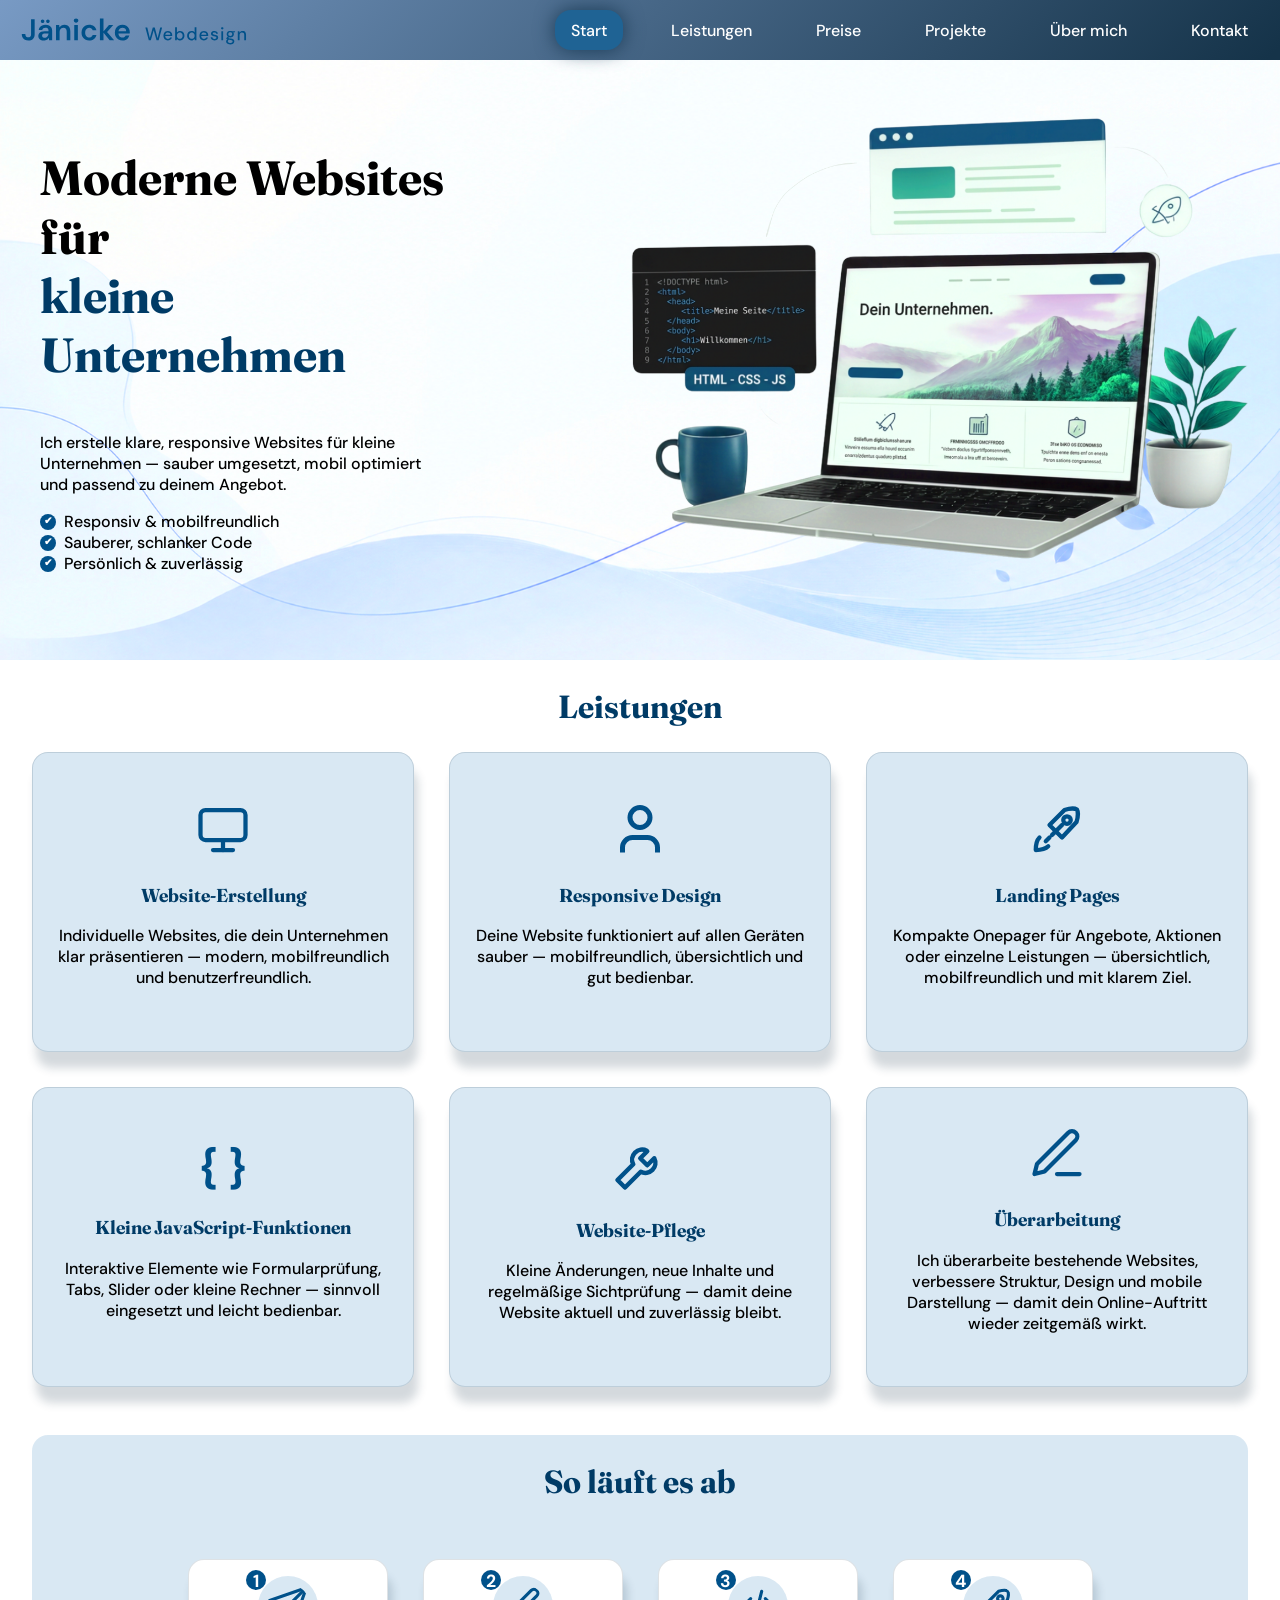
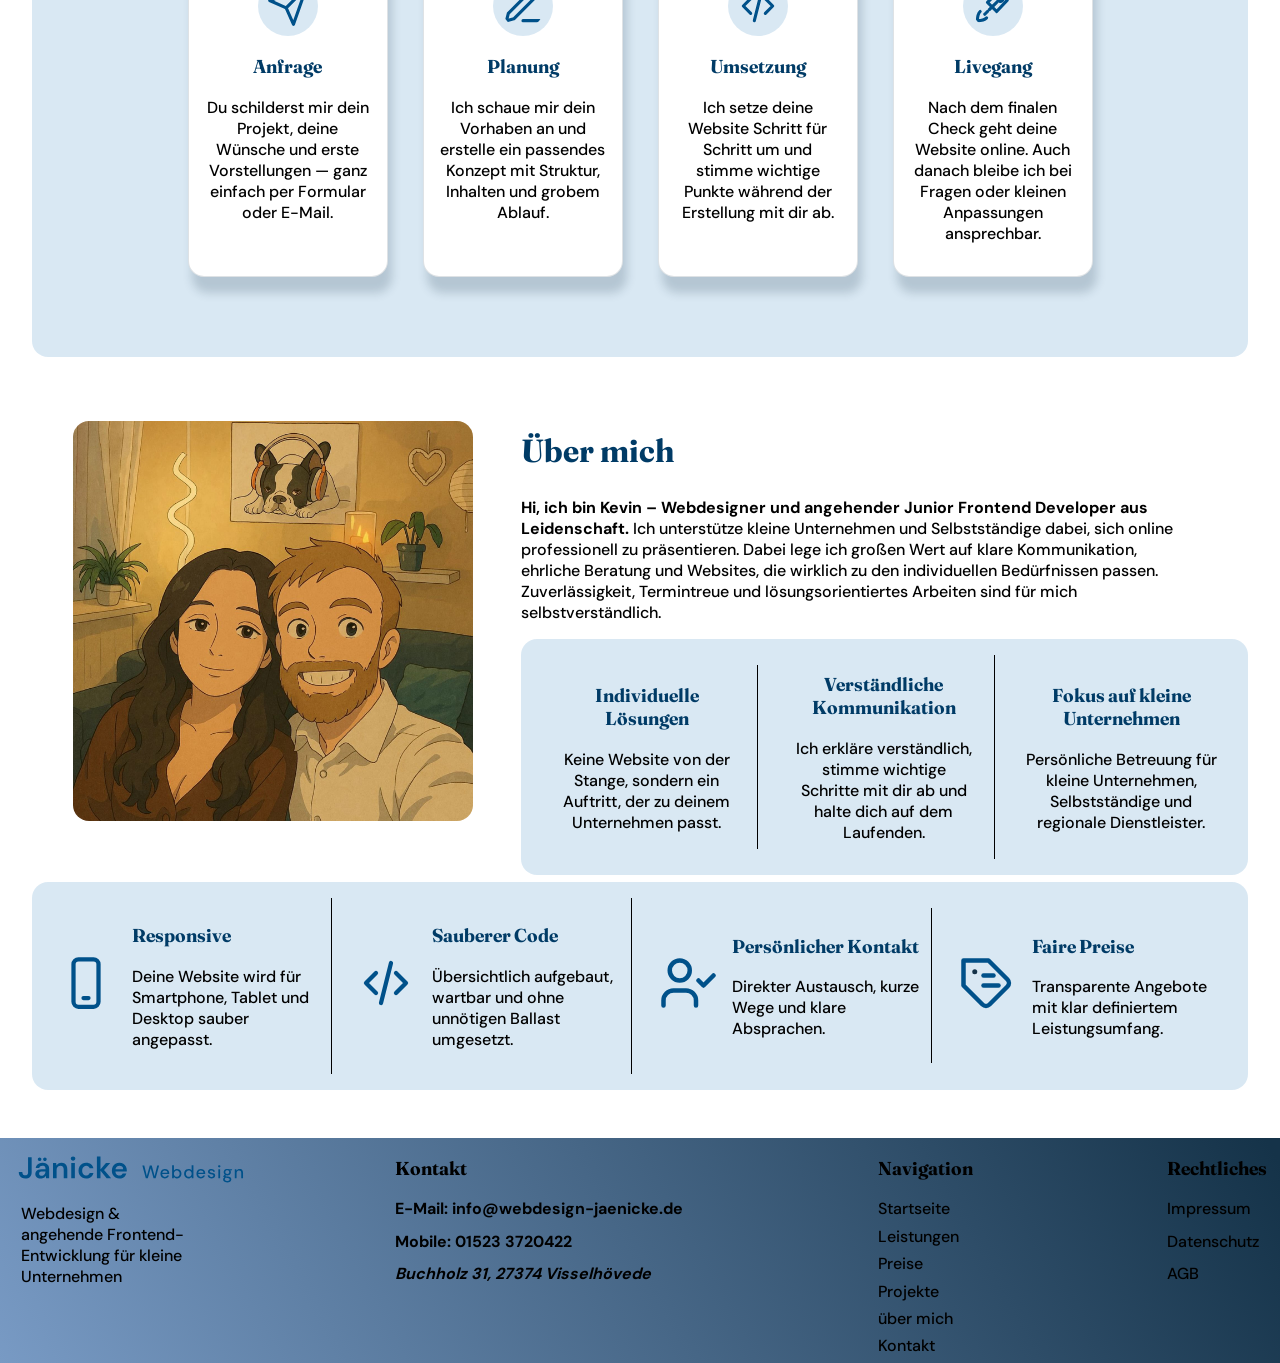
<file: index.html>
<!DOCTYPE html>
<html lang="de">

<head>
    <meta charset="utf-8">
    <meta name="viewport" content="width=device-width, initial-scale=1.0">

    <title>Jänicke Webdesign – Websites für kleine Unternehmen</title>
    <meta name="description"
        content="Jänicke Webdesign erstellt moderne, responsive Websites für kleine Unternehmen, Handwerker und Selbstständige – klar strukturiert, mobil optimiert und persönlich umgesetzt.">
    <meta name="author" content="Kevin Jänicke – Jänicke Webdesign">

    <link rel="stylesheet" href="./src/css/styles.css">
</head>

<body>

    <!-- ========== Navigation ========== -->

    <nav class="nav-leiste">
        <div class="nav-container">
            <a class="nav-logo" href="index.html">
                <img src="./src/img/jaenicke-webdesign-horizontal-logo.svg" alt="Jänicke Webdesign Logo">
            </a>
            <ul>
                <li class="nav-card" id="active"><a href="index.html">Start</a></li>
                <li class="nav-card"><a href="leistungen.html">Leistungen</a></li>
                <li class="nav-card"><a href="preise.html">Preise</a></li>
                <li class="nav-card"><a href="projekte.html">Projekte</a></li>
                <li class="nav-card"><a href="ueber-mich.html">Über mich</a></li>
                <li class="nav-card"><a href="kontakt.html">Kontakt</a></li>
            </ul>
        </div>
    </nav>

    <!-- ========= Header-Bereich ========== -->

    <header id="hero">
        <section id="header-container">
            <article id="header-card">
                <div>
                    <h1>Moderne Websites für<br><span>kleine Unternehmen</span></h1>
                    <p>
                        Ich erstelle klare, responsive Websites für kleine Unternehmen — sauber umgesetzt, mobil
                        optimiert und passend zu deinem Angebot.
                    </p>
                </div>
                <div id="header-vorteile">
                    <p><span class="haekchen">✔</span> Responsiv & mobilfreundlich</p>
                    <p><span class="haekchen">✔</span> Sauberer, schlanker Code</p>
                    <p><span class="haekchen">✔</span> Persönlich & zuverlässig</p>
                </div>
            </article>
            <div id="header-img">
                <img src="./src/img/header-img.png" alt="Bild mit Laptop und Code">
            </div>
        </section>
    </header>

    <main>
        <!-- ========== Leistungen ========== -->

        <section id="leistungen-index">
            <div id="leistungen-ueberschrift">
                <h2>Leistungen</h2>
            </div>

            <div id="leistungen-index-container">
                <article class="leistungen-index-card">
                    <div class="leistungen-index-logo">
                        <img src="./src/img/icons/monitor.svg" alt="Icon für Website-Erstellung">
                    </div>
                    <div class="leistungen-index-content">
                        <h3>Website-Erstellung</h3>
                        <p>Individuelle Websites, die dein Unternehmen klar präsentieren — modern, mobilfreundlich und
                            benutzerfreundlich.</p>
                    </div>
                </article>

                <article class="leistungen-index-card">
                    <div class="leistungen-index-logo">
                        <img src="./src/img/icons/Test.svg" alt="Icon für Responsive Design">
                    </div>
                    <div class="leistungen-index-content">
                        <h3>Responsive Design</h3>
                        <p>Deine Website funktioniert auf allen Geräten sauber — mobilfreundlich, übersichtlich und gut
                            bedienbar.</p>
                    </div>
                </article>

                <article class="leistungen-index-card">
                    <div class="leistungen-index-logo">
                        <img src="./src/img/icons/rocket.svg" alt="Icon für Landing Pages">
                    </div>
                    <div class="leistungen-index-content">
                        <h3>Landing Pages</h3>
                        <p>Kompakte Onepager für Angebote, Aktionen oder einzelne Leistungen —
                            übersichtlich, mobilfreundlich und mit klarem Ziel.</p>
                    </div>
                </article>

                <article class="leistungen-index-card">
                    <div class="leistungen-index-logo">
                        <span class="text-icon" aria-hidden="true">{ }</span>
                    </div>
                    <div class="leistungen-index-content">
                        <h3>Kleine JavaScript-Funktionen</h3>
                        <p>Interaktive Elemente wie Formularprüfung, Tabs, Slider oder kleine Rechner —
                            sinnvoll eingesetzt und leicht bedienbar.</p>
                    </div>
                </article>

                <article class="leistungen-index-card">
                    <div class="leistungen-index-logo">
                        <img src="./src/img/icons/pflege.svg" alt="Icon für Website-Pflege">
                    </div>
                    <div class="leistungen-index-content">
                        <h3>Website-Pflege</h3>
                        <p>Kleine Änderungen, neue Inhalte und regelmäßige Sichtprüfung —
                            damit deine Website aktuell und zuverlässig bleibt.</p>
                    </div>
                </article>

                <article class="leistungen-index-card">
                    <div class="leistungen-index-logo">
                        <img src="./src/img/icons/edit.svg" alt="Icon für Website-Überarbeitung">
                    </div>
                    <div class="leistungen-index-content">
                        <h3>Überarbeitung</h3>
                        <p>Ich überarbeite bestehende Websites, verbessere Struktur, Design und mobile Darstellung —
                            damit dein Online-Auftritt wieder zeitgemäß wirkt.</p>
                    </div>
                </article>
            </div>
        </section>

        <!-- ========== Ablauf ========== -->

        <section id="ablauf">

            <div id="ablauf-ueberschrift">
                <h2>So läuft es ab</h2>
            </div>

            <div id="ablauf-container">
                <article class="ablauf-card">

                    <div class="ablauf-icon">
                        <span>1</span>
                        <img src="./src/img/icons/paper-plane.svg" alt="Icon für Anfrage">
                    </div>
                    <div class="ablauf-content">
                        <h3>Anfrage</h3>
                        <p>Du schilderst mir dein Projekt, deine Wünsche und erste Vorstellungen —
                            ganz einfach per Formular oder E-Mail.</p>
                    </div>
                </article>

                <div class="ablauf-pfeil-icon">
                    <img src="./src/img/icons/arrow-right.svg" alt="">
                </div>

                <article class="ablauf-card">
                    <div class="ablauf-icon">
                        <span>2</span>
                        <img src="./src/img/icons/edit.svg" alt="Icon für Planung">
                    </div>
                    <div class="ablauf-content">
                        <h3>Planung</h3>
                        <p>Ich schaue mir dein Vorhaben an und erstelle ein passendes Konzept
                            mit Struktur, Inhalten und grobem Ablauf.</p>
                    </div>
                </article>

                <div class="ablauf-pfeil-icon">
                    <img src="./src/img/icons/arrow-right.svg" alt="">
                </div>

                <article class="ablauf-card">
                    <div class="ablauf-icon">
                        <span>3</span>
                        <img src="./src/img/icons/code.svg" alt="Icon für Umsetzung">
                    </div>
                    <div class="ablauf-content">
                        <h3>Umsetzung</h3>
                        <p>Ich setze deine Website Schritt für Schritt um und stimme wichtige Punkte
                            während der Erstellung mit dir ab.</p>
                    </div>
                </article>

                <div class="ablauf-pfeil-icon">
                    <img src="./src/img/icons/arrow-right.svg" alt="">
                </div>

                <article class="ablauf-card">
                    <div class="ablauf-icon">
                        <span>4</span>
                        <img src="./src/img/icons/rocket.svg" alt="Icon für Livegang">
                    </div>
                    <div class="ablauf-content">
                        <h3>Livegang</h3>
                        <p>Nach dem finalen Check geht deine Website online. Auch danach bleibe ich
                            bei Fragen oder kleinen Anpassungen ansprechbar.</p>
                    </div>
                </article>
            </div>
        </section>

        <!-- ========= Ueber mich ========= -->

        <section id="ueber-mich">

            <div id="profil-img">
                <img src="./src/img/WhatsApp Image 2026-05-23 at 16.33.18.jpeg" alt="Profilbild von Kevin Jänicke">
            </div>

            <div id="ueber-mich-container">
                <div id="ueber-mich-einleitung">
                    <h2>Über mich</h2>
                    <p><b>Hi, ich bin Kevin – Webdesigner und angehender Junior Frontend Developer aus Leidenschaft.</b>
                        Ich unterstütze kleine Unternehmen und Selbstständige dabei, sich online professionell zu
                        präsentieren.
                        Dabei lege ich großen Wert auf klare Kommunikation, ehrliche Beratung und Websites, die wirklich
                        zu den
                        individuellen Bedürfnissen passen. Zuverlässigkeit, Termintreue und lösungsorientiertes Arbeiten
                        sind für mich
                        selbstverständlich.
                    </p>
                </div>

                <div id="ueber-mich-content">
                    <article class="ueber-mich-card">
                        <div class="ueber-mich-icon">
                            <img src="./src/img/icons/individuelle-loesungen.svg" alt="Icon für Individuelle Lösungen">
                        </div>
                        <div>
                            <h3>Individuelle Lösungen</h3>
                            <p>Keine Website von der Stange, sondern ein Auftritt, der zu deinem Unternehmen passt.</p>
                        </div>
                    </article>

                    <article class="ueber-mich-card">
                        <div class="ueber-mich-icon">
                            <img src="./src/img/icons/verstaendliche-kommunikation.svg"
                                alt="Icon für Verständliche Kommunikation">
                        </div>
                        <div>
                            <h3>Verständliche Kommunikation</h3>
                            <p>Ich erkläre verständlich, stimme wichtige Schritte mit dir ab und halte dich auf dem
                                Laufenden.</p>
                        </div>
                    </article>

                    <article class="ueber-mich-card">
                        <div class="ueber-mich-icon">
                            <img src="./src/img/icons/fokus-kleine-unternehmen.svg"
                                alt="Icon für Fokus auf kleine Unternehmen">
                        </div>
                        <div>
                            <h3>Fokus auf kleine Unternehmen</h3>
                            <p>Persönliche Betreuung für kleine Unternehmen, Selbstständige und regionale Dienstleister.
                            </p>
                        </div>
                    </article>
                </div>
            </div>

            <div id="ueber-mich-staerken-container">

                <article class="ueber-mich-staerken-card">
                    <div class="ueber-mich-staerken-img">
                        <img src="./src/img/icons/phone.svg" alt="Icon für responsive Websites">
                    </div>
                    <div class="ueber-mich-staerken-content" id="ueber-mich-staerken-content">
                        <h3>Responsive</h3>
                        <p>Deine Website wird für Smartphone, Tablet und Desktop sauber angepasst.</p>
                    </div>
                </article>

                <article class="ueber-mich-staerken-card">
                    <div class="ueber-mich-staerken-img">
                        <img src="./src/img/icons/code.svg" alt="Icon für Sauberen Code">
                    </div>
                    <div class="ueber-mich-staerken-content">
                        <h3>Sauberer Code</h3>
                        <p>Übersichtlich aufgebaut, wartbar und ohne unnötigen Ballast umgesetzt.</p>
                    </div>
                </article>

                <article class="ueber-mich-staerken-card">
                    <div class="ueber-mich-staerken-img">
                        <img src="./src/img/icons/persoenlicher-kontakt.svg" alt="Icon für Persönlicher Kontakt">
                    </div>
                    <div class="ueber-mich-staerken-content">
                        <h3>Persönlicher Kontakt</h3>
                        <p>Direkter Austausch, kurze Wege und klare Absprachen.</p>
                    </div>
                </article>

                <article class="ueber-mich-staerken-card">
                    <div class="ueber-mich-staerken-img">
                        <img src="./src/img/icons/faire-preise.svg" alt="Icon für Faire Preise">
                    </div>
                    <div class="ueber-mich-staerken-content">
                        <h3>Faire Preise</h3>
                        <p>Transparente Angebote mit klar definiertem Leistungsumfang.</p>
                    </div>
                </article>
            </div>
        </section>
    </main>

    <!-- ========== FOOTER ========== -->

    <footer class="footer">
        <div class="footer-container">

            <article class="footer-logo-card">
                <div class="footer-logo">
                    <img src="./src/img/jaenicke-webdesign-horizontal-logo.svg" alt="Jänicke Webdesign Logo">
                    <p>Webdesign & angehende Frontend-Entwicklung für kleine Unternehmen</p>
                </div>
            </article>

            <article class="footer-kontakt-card">
                <h3>Kontakt</h3>
                <a href="mailto:info@webdesign-jaenicke.de"><b>E-Mail: info@webdesign-jaenicke.de</b></a>
                <a href="tel:+4915233720422"><b>Mobile: 01523 3720422</b></a>
                <address><b>Buchholz 31, 27374 Visselhövede</b></address>
            </article>

            <article class="footer-links-card">
                <h3>Navigation</h3>
                <a href="index.html">Startseite</a>
                <a href="./leistungen.html">Leistungen</a>
                <a href="./preise.html">Preise</a>
                <a href="./projekte.html">Projekte</a>
                <a href="./ueber-mich.html">über mich</a>
                <a href="./kontakt.html">Kontakt</a>
            </article>

            <article class="footer-rechtliches-card">
                <h3>Rechtliches</h3>
                <a href="impressum.html">Impressum</a>
                <a href="datenschutz.html">Datenschutz</a>
                <a href="agb.html">AGB</a>
            </article>
        </div>

    </footer>

</body>

</html>
</file>
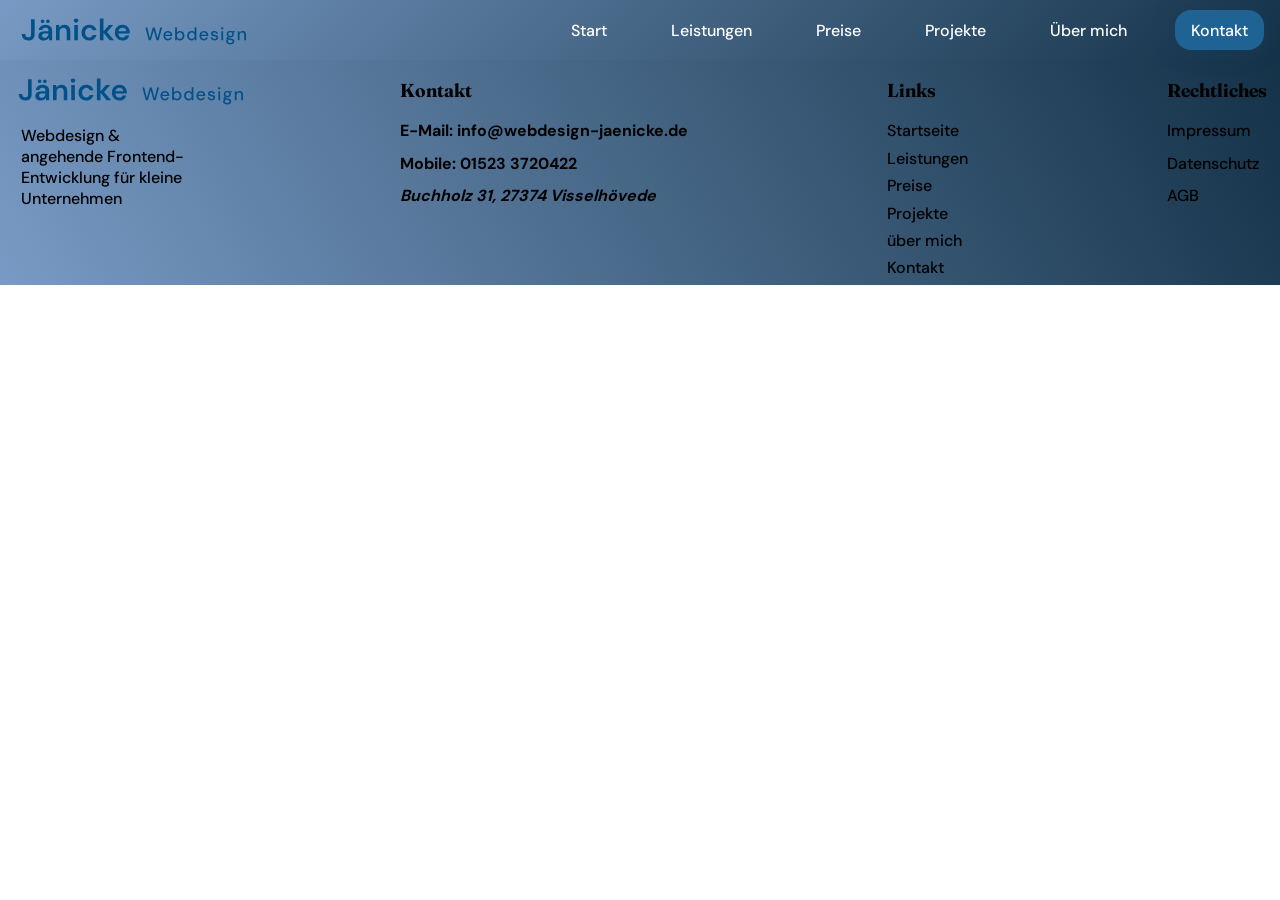
<file: kontakt.html>
<!DOCTYPE html>
<html lang="de">

<head>
  <meta charset="utf-8">
  <meta name="viewport" content="width=device-width, initial-scale=1.0">
  <title>Über mich – Jänicke Webdesign</title>
  <meta name="description"
    content="Kontakt zu Jänicke Webdesign – Anfrage für moderne Landingpages, Infowebsites und responsive Websites für kleine Unternehmen stellen.">
  <link rel="stylesheet" href="./src/css/styles.css">
</head>

<body>

  <!-- ========== Navigation ========== -->

  <nav class="nav-leiste">
    <div class="nav-container">
      <a class="nav-logo" href="index.html">
        <img src="./src/img/jaenicke-webdesign-horizontal-logo.svg" alt="Jänicke Webdesign Logo">
      </a>
      <ul>
        <li class="nav-card"><a href="index.html">Start</a></li>
        <li class="nav-card"><a href="leistungen.html">Leistungen</a></li>
        <li class="nav-card"><a href="preise.html">Preise</a></li>
        <li class="nav-card"><a href="projekte.html">Projekte</a></li>
        <li class="nav-card"><a href="ueber-mich.html">Über mich</a></li>
        <li class="nav-card" id="active"><a href="kontakt.html">Kontakt</a></li>
      </ul>
    </div>
  </nav>


  <!-- ========== FOOTER ========== -->

  <footer class="footer">
    <div class="footer-container">

      <article class="footer-logo-card">
        <div class="footer-logo">
          <img src="./src/img/jaenicke-webdesign-horizontal-logo.svg" alt="Jänicke Jänicke Webdesign Logo">
          <p>Webdesign & angehende Frontend-Entwicklung für kleine Unternehmen</p>
        </div>
      </article>

      <article class="footer-kontakt-card">
        <h3>Kontakt</h3>
        <a href="mailto:info@webdesign-jaenicke.de"><b>E-Mail: info@webdesign-jaenicke.de</b></a>
        <a href="tel:+4915233720422"><b>Mobile: 01523 3720422</b></a>
        <address><b>Buchholz 31, 27374 Visselhövede</b></address>
      </article>

      <article class="footer-links-card">
        <h3>Links</h3>
        <a href="index.html">Startseite</a>
        <a href="./leistungen.html">Leistungen</a>
        <a href="./preise.html">Preise</a>
        <a href="./projekte.html">Projekte</a>
        <a href="./ueber-mich.html">über mich</a>
        <a href="./kontakt.html">Kontakt</a>
      </article>

      <article class="footer-rechtliches-card">
        <h3>Rechtliches</h3>
        <a href="impressum.html">Impressum</a>
        <a href="datenschutz.html">Datenschutz</a>
        <a href="agb.html">AGB</a>
      </article>
    </div>

  </footer>


</body>

</html>
</file>
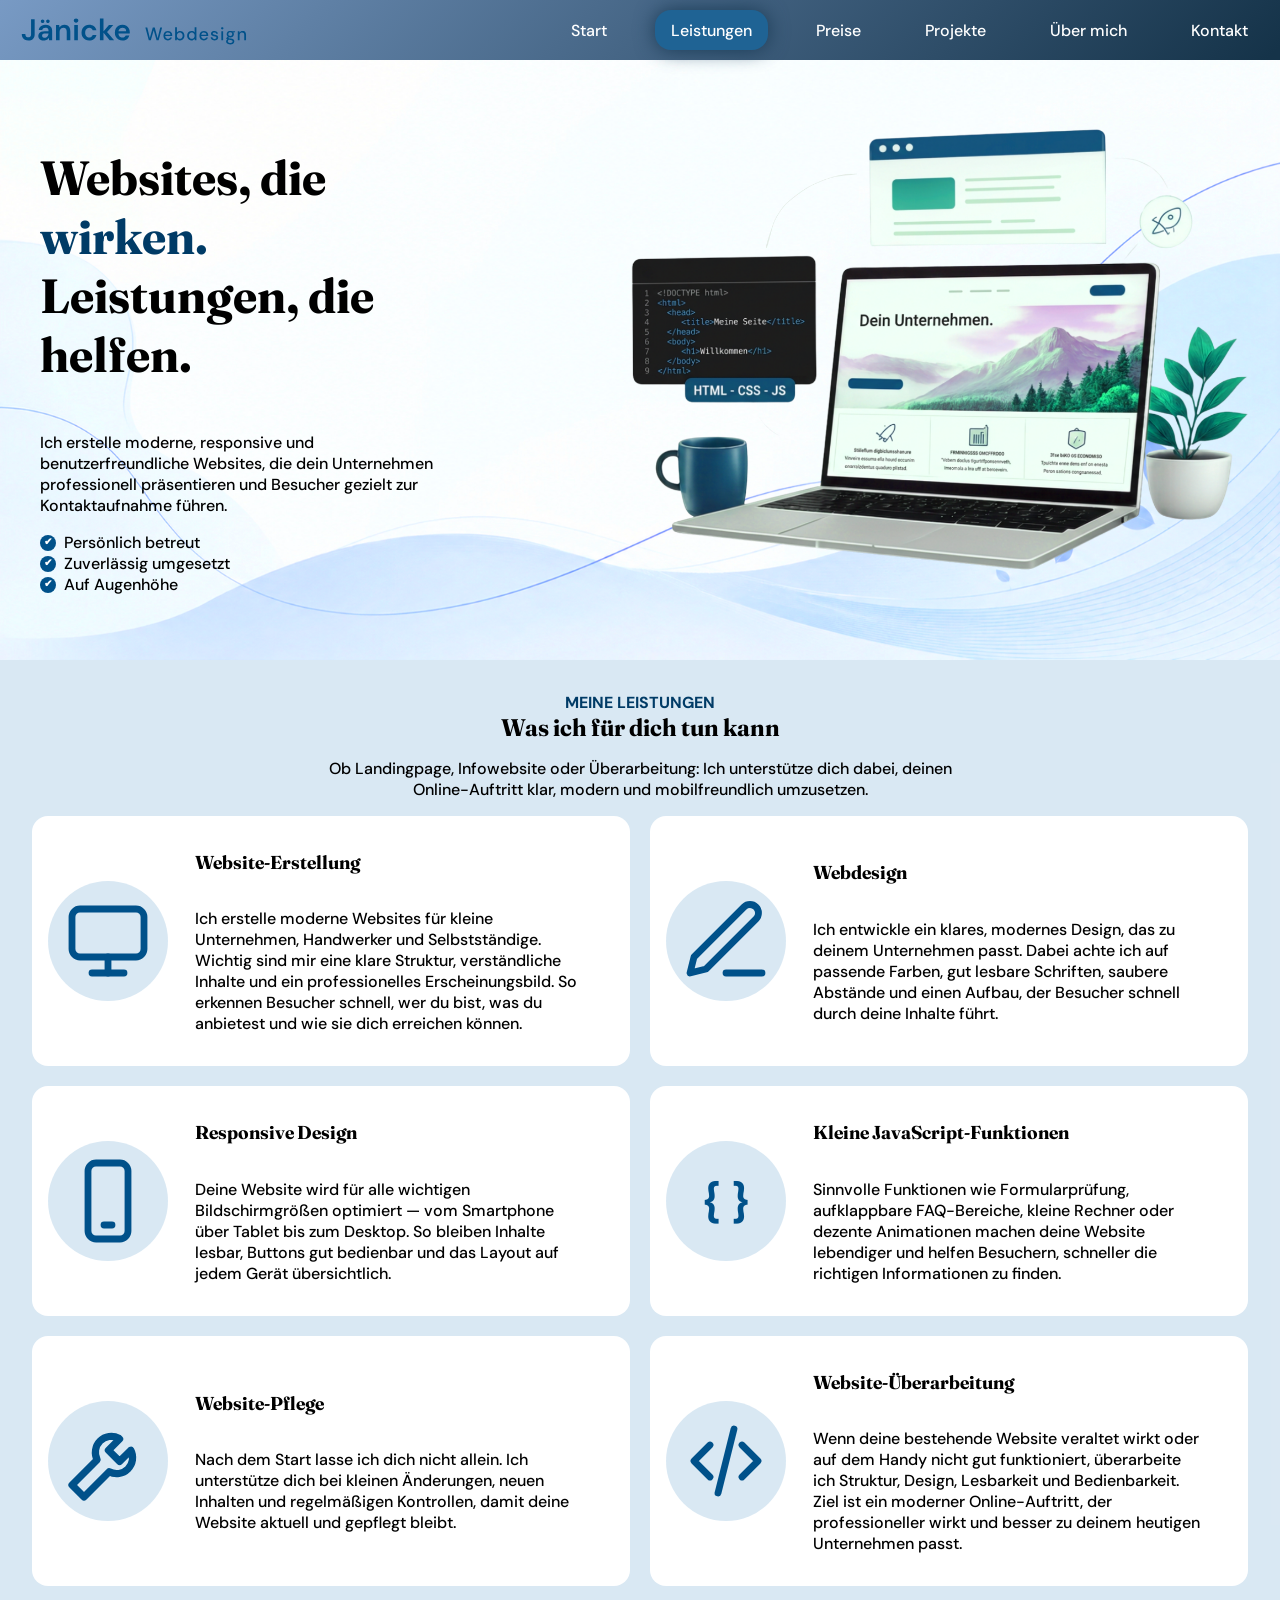
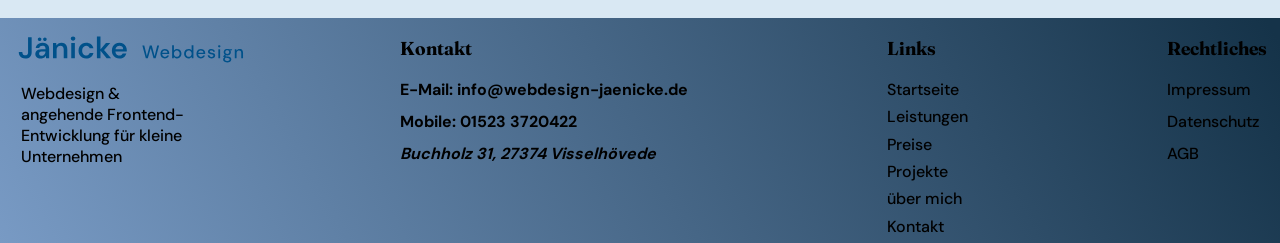
<file: leistungen.html>
<!DOCTYPE html>
<html lang="de">

<head>
  <meta charset="utf-8">
  <meta name="viewport" content="width=device-width, initial-scale=1.0">
  <title>Leistungen – Jänicke Webdesign</title>
  <meta name="description"
    content="Leistungen von Jänicke Webdesign: Website-Erstellung, Webdesign, responsive Umsetzung, Website-Pflege und Überarbeitung für kleine Unternehmen.">
  <link rel="stylesheet" href="./src/css/styles.css">
</head>

<body>

  <!-- ========== Navigation ========== -->

  <nav class="nav-leiste">
    <div class="nav-container">
      <a class="nav-logo" href="index.html">
        <img src="./src/img/jaenicke-webdesign-horizontal-logo.svg" alt="Jänicke Webdesign Logo">
      </a>
      <ul>
        <li class="nav-card"><a href="index.html">Start</a></li>
        <li class="nav-card" id="active"><a href="leistungen.html">Leistungen</a></li>
        <li class="nav-card"><a href="preise.html">Preise</a></li>
        <li class="nav-card"><a href="projekte.html">Projekte</a></li>
        <li class="nav-card"><a href="ueber-mich.html">Über mich</a></li>
        <li class="nav-card"><a href="kontakt.html">Kontakt</a></li>
      </ul>
    </div>
  </nav>

  <!-- ========= Header-Bereich ========== -->

  <header id="leistungen-page-hero">
    <section id="leistungen-page-header-container">
      <article id="leistungen-page-header-card">
        <div>
          <h1>Websites, die <span>wirken.</span> Leistungen, die helfen.</h1>
          <p>
            Ich erstelle moderne, responsive und benutzerfreundliche Websites,
            die dein Unternehmen professionell präsentieren und Besucher gezielt
            zur Kontaktaufnahme führen.
          </p>
        </div>
        <div id="leistungen-page-header-vorteile">
          <p><span class="haekchen">✔</span> Persönlich betreut</p>
          <p><span class="haekchen">✔</span> Zuverlässig umgesetzt</p>
          <p><span class="haekchen">✔</span> Auf Augenhöhe</p>
        </div>
      </article>
      <div id="leistungen-page-header-img">
        <img src="./src/img/header-img.png" alt="Bild mit Laptop und Code">
      </div>
    </section>
  </header>

  <main>

    <!-- ========== Meine Leistungen ========== -->

    <section id="meine-leistungen">
      <div id="meine-leistungen-heading">
        <span class="heading-pat">MEINE LEISTUNGEN</span>
        <h2>Was ich für dich tun kann</h2>
        <p>Ob Landingpage, Infowebsite oder Überarbeitung: Ich unterstütze dich dabei,
          deinen Online-Auftritt klar, modern und mobilfreundlich umzusetzen.</p>
      </div>

      <div id="meine-leistungen-container">

        <article class="meine-leistungen-card">
          <div class="meine-leistungen-img">
            <img src="./src/img/icons/monitor.svg" alt="Icon für Website-Erstellung">
          </div>

          <div class="meine-leistungen-content">
            <h3>Website-Erstellung</h3>
            <p>Ich erstelle moderne Websites für kleine Unternehmen, Handwerker und Selbstständige.
              Wichtig sind mir eine klare Struktur, verständliche Inhalte und ein professionelles Erscheinungsbild.
              So erkennen Besucher schnell, wer du bist, was du anbietest und wie sie dich erreichen können.</p>
          </div>
        </article>


        <article class="meine-leistungen-card">
          <div class="meine-leistungen-img">
            <img src="./src/img/icons/edit.svg" alt="Icon für Webdesign">
          </div>

          <div class="meine-leistungen-content">
            <h3>Webdesign</h3>
            <p>Ich entwickle ein klares, modernes Design, das zu deinem Unternehmen passt.
              Dabei achte ich auf passende Farben, gut lesbare Schriften, saubere Abstände
              und einen Aufbau, der Besucher schnell durch deine Inhalte führt.</p>
          </div>
        </article>


        <article class="meine-leistungen-card">
          <div class="meine-leistungen-img">
            <img src="./src/img/icons/phone.svg" alt="Icon für Responsive Design">
          </div>

          <div class="meine-leistungen-content">
            <h3>Responsive Design</h3>
            <p>Deine Website wird für alle wichtigen Bildschirmgrößen optimiert —
              vom Smartphone über Tablet bis zum Desktop. So bleiben Inhalte lesbar,
              Buttons gut bedienbar und das Layout auf jedem Gerät übersichtlich.</p>
          </div>
        </article>


        <article class="meine-leistungen-card">
          <div class="meine-leistungen-img">
            <span class="text-icon" aria-hidden="true">{ }</span>
          </div>

          <div class="meine-leistungen-content">
            <h3>Kleine JavaScript-Funktionen</h3>
            <p>Sinnvolle Funktionen wie Formularprüfung, aufklappbare FAQ-Bereiche,
              kleine Rechner oder dezente Animationen machen deine Website lebendiger
              und helfen Besuchern, schneller die richtigen Informationen zu finden.</p>
          </div>
        </article>


        <article class="meine-leistungen-card">
          <div class="meine-leistungen-img">
            <img src="./src/img/icons/pflege.svg" alt="Icon für Website-Pflege">
          </div>

          <div class="meine-leistungen-content">
            <h3>Website-Pflege</h3>
            <p>Nach dem Start lasse ich dich nicht allein.
              Ich unterstütze dich bei kleinen Änderungen, neuen Inhalten und regelmäßigen Kontrollen,
              damit deine Website aktuell und gepflegt bleibt.</p>
          </div>
        </article>


        <article class="meine-leistungen-card">
          <div class="meine-leistungen-img">
            <img src="./src/img/icons/code.svg" alt="Icon für Website-Überarbeitung">
          </div>

          <div class="meine-leistungen-content">
            <h3>Website-Überarbeitung</h3>
            <p>Wenn deine bestehende Website veraltet wirkt oder auf dem Handy nicht gut funktioniert,
              überarbeite ich Struktur, Design, Lesbarkeit und Bedienbarkeit.
              Ziel ist ein moderner Online-Auftritt, der professioneller wirkt und besser zu deinem heutigen Unternehmen
              passt.</p>
          </div>
        </article>

      </div>

    </section>

  </main>



  <!-- ========== FOOTER ========== -->

  <footer class="footer">
    <div class="footer-container">

      <article class="footer-logo-card">
        <div class="footer-logo">
          <img src="./src/img/jaenicke-webdesign-horizontal-logo.svg" alt="Jänicke Webdesign Logo">
          <p>Webdesign & angehende Frontend-Entwicklung für kleine Unternehmen</p>
        </div>
      </article>

      <article class="footer-kontakt-card">
        <h3>Kontakt</h3>
        <a href="mailto:info@webdesign-jaenicke.de"><b>E-Mail: info@webdesign-jaenicke.de</b></a>
        <a href="tel:+4915233720422"><b>Mobile: 01523 3720422</b></a>
        <address><b>Buchholz 31, 27374 Visselhövede</b></address>
      </article>

      <article class="footer-links-card">
        <h3>Links</h3>
        <a href="index.html">Startseite</a>
        <a href="./leistungen.html">Leistungen</a>
        <a href="./preise.html">Preise</a>
        <a href="./projekte.html">Projekte</a>
        <a href="./ueber-mich.html">über mich</a>
        <a href="./kontakt.html">Kontakt</a>
      </article>

      <article class="footer-rechtliches-card">
        <h3>Rechtliches</h3>
        <a href="impressum.html">Impressum</a>
        <a href="datenschutz.html">Datenschutz</a>
        <a href="agb.html">AGB</a>
      </article>
    </div>

  </footer>

</body>

</html>
</file>
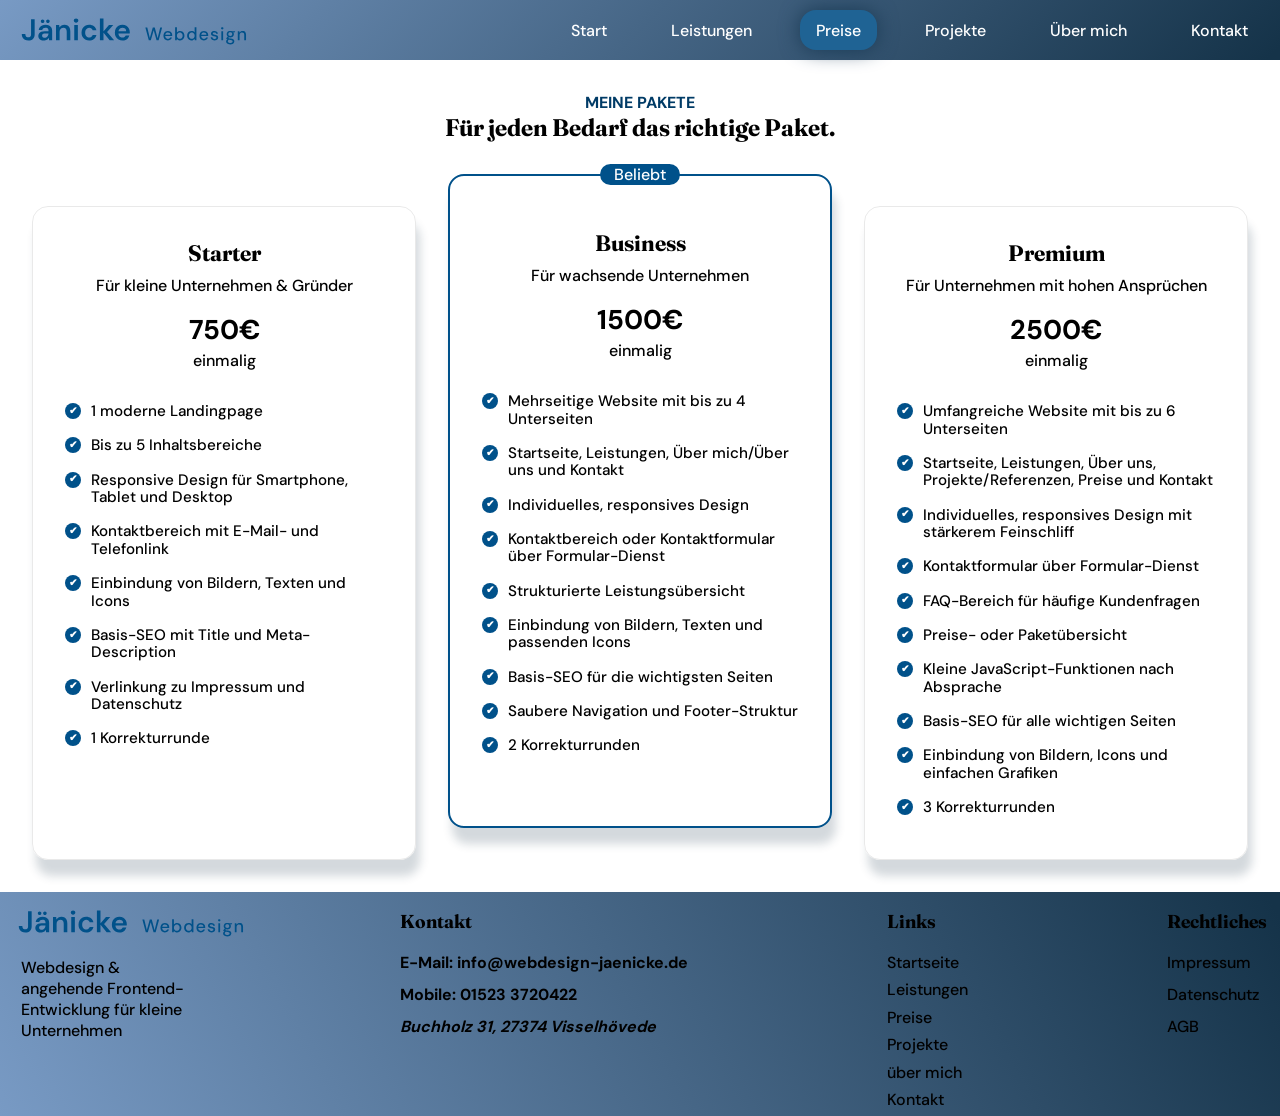
<file: preise.html>
<!DOCTYPE html>
<html lang="de">

<head>
  <meta charset="utf-8">
  <meta name="viewport" content="width=device-width, initial-scale=1.0">
  <title>Preise – Jänicke Webdesign</title>
  <meta name="description"
    content="Transparente Preise für Landingpages und Websites von Jänicke Webdesign – Starter, Business und Premium Pakete für kleine Unternehmen.">
  <link rel="stylesheet" href="./src/css/styles.css">
</head>

<body>

  <!-- ========== Navigation ========== -->

  <nav class="nav-leiste">
    <div class="nav-container">
      <a class="nav-logo" href="index.html">
        <img src="./src/img/jaenicke-webdesign-horizontal-logo.svg" alt="Jänicke Webdesign Logo">
      </a>
      <ul>
        <li class="nav-card"><a href="index.html">Start</a></li>
        <li class="nav-card"><a href="leistungen.html">Leistungen</a></li>
        <li class="nav-card" id="active"><a href="preise.html">Preise</a></li>
        <li class="nav-card"><a href="projekte.html">Projekte</a></li>
        <li class="nav-card"><a href="ueber-mich.html">Über mich</a></li>
        <li class="nav-card"><a href="kontakt.html">Kontakt</a></li>
      </ul>
    </div>
  </nav>

  <main>

    <!-- ========== Preise ========== -->

    <section id="preise">
      <div id="preise-heading">
        <span class="heading-pat">MEINE PAKETE</span>
        <h2>Für jeden Bedarf das richtige Paket.</h2>
      </div>

      <div id="preise-container">

        <div class="preise-slide">
          <article class="preise-card" aria-labelledby="preis-starter">
            <div class="preise-cost">
              <h3 id="preis-starter">Starter</h3>
              <p>Für kleine Unternehmen & Gründer</p>

              <p class="preis">
                <data value="750">750€</data>
                <span>einmalig</span>
              </p>
            </div>

            <ul class="preise-liste">
              <li>
                <span class="haekchen">✔</span>
                <span>1 moderne Landingpage</span>
              </li>
              <li>
                <span class="haekchen">✔</span>
                <span>Bis zu 5 Inhaltsbereiche</span>
              </li>
              <li>
                <span class="haekchen">✔</span>
                <span>Responsive Design für Smartphone, Tablet und Desktop</span>
              </li>
              <li>
                <span class="haekchen">✔</span>
                <span>Kontaktbereich mit E-Mail- und Telefonlink</span>
              </li>
              <li>
                <span class="haekchen">✔</span>
                <span>Einbindung von Bildern, Texten und Icons</span>
              </li>
              <li>
                <span class="haekchen">✔</span>
                <span>Basis-SEO mit Title und Meta-Description</span>
              </li>
              <li>
                <span class="haekchen">✔</span>
                <span>Verlinkung zu Impressum und Datenschutz</span>
              </li>
              <li>
                <span class="haekchen">✔</span>
                <span>1 Korrekturrunde</span>
              </li>
            </ul>
          </article>
        </div>

        <div class="preise-slide">
          <article class="preise-card" id="preise-card-beliebt" aria-labelledby="preis-business">
            <div id="preis-beliebt">
              <span>Beliebt</span>
            </div>
            <div class="preise-cost">
              <h3 id="preis-business">Business</h3>
              <p>Für wachsende Unternehmen</p>

              <p class="preis">
                <data value="1500">1500€</data>
                <span>einmalig</span>
              </p>
            </div>

            <ul class="preise-liste">
              <li>
                <span class="haekchen">✔</span>
                <span>Mehrseitige Website mit bis zu 4 Unterseiten</span>
              </li>
              <li>
                <span class="haekchen">✔</span>
                <span>Startseite, Leistungen, Über mich/Über uns und Kontakt</span>
              </li>
              <li>
                <span class="haekchen">✔</span>
                <span>Individuelles, responsives Design</span>
              </li>
              <li>
                <span class="haekchen">✔</span>
                <span>Kontaktbereich oder Kontaktformular über Formular-Dienst</span>
              </li>
              <li>
                <span class="haekchen">✔</span>
                <span>Strukturierte Leistungsübersicht</span>
              </li>
              <li>
                <span class="haekchen">✔</span>
                <span>Einbindung von Bildern, Texten und passenden Icons</span>
              </li>
              <li>
                <span class="haekchen">✔</span>
                <span>Basis-SEO für die wichtigsten Seiten</span>
              </li>
              <li>
                <span class="haekchen">✔</span>
                <span>Saubere Navigation und Footer-Struktur</span>
              </li>
              <li>
                <span class="haekchen">✔</span>
                <span>2 Korrekturrunden</span>
              </li>
            </ul>
          </article>
        </div>

        <div class="preise-slide">
          <article class="preise-card" aria-labelledby="preis-premium">
            <div class="preise-cost">
              <h3 id="preis-premium">Premium</h3>
              <p>Für Unternehmen mit hohen Ansprüchen</p>

              <p class="preis">
                <data value="2500">2500€</data>
                <span>einmalig</span>
              </p>
            </div>

            <ul class="preise-liste">
              <li>
                <span class="haekchen">✔</span>
                <span>Umfangreiche Website mit bis zu 6 Unterseiten</span>
              </li>
              <li>
                <span class="haekchen">✔</span>
                <span>Startseite, Leistungen, Über uns, Projekte/Referenzen, Preise und
                  Kontakt</span>
              </li>
              <li>
                <span class="haekchen">✔</span>
                <span>Individuelles, responsives Design mit stärkerem Feinschliff</span>
              </li>
              <li>
                <span class="haekchen">✔</span>
                <span>Kontaktformular über Formular-Dienst</span>
              </li>
              <li>
                <span class="haekchen">✔</span>
                <span>FAQ-Bereich für häufige Kundenfragen</span>
              </li>
              <li>
                <span class="haekchen">✔</span>
                <span>Preise- oder Paketübersicht</span>
              </li>
              <li>
                <span class="haekchen">✔</span>
                <span>Kleine JavaScript-Funktionen nach Absprache</span>
              </li>
              <li>
                <span class="haekchen">✔</span>
                <span>Basis-SEO für alle wichtigen Seiten</span>
              </li>
              <li>
                <span class="haekchen">✔</span>
                <span>Einbindung von Bildern, Icons und einfachen Grafiken</span>
              </li>
              <li>
                <span class="haekchen">✔</span>
                <span>3 Korrekturrunden</span>
              </li>
            </ul>
          </article>
        </div>

      </div>


    </section>
  </main>



  <!-- ========== FOOTER ========== -->

  <footer class="footer">
    <div class="footer-container">

      <article class="footer-logo-card">
        <div class="footer-logo">
          <img src="./src/img/jaenicke-webdesign-horizontal-logo.svg" alt="Jänicke Webdesign Logo">
          <p>Webdesign & angehende Frontend-Entwicklung für kleine Unternehmen</p>
        </div>
      </article>

      <article class="footer-kontakt-card">
        <h3>Kontakt</h3>
        <a href="mailto:info@webdesign-jaenicke.de"><b>E-Mail: info@webdesign-jaenicke.de</b></a>
        <a href="tel:+4915233720422"><b>Mobile: 01523 3720422</b></a>
        <address><b>Buchholz 31, 27374 Visselhövede</b></address>
      </article>

      <article class="footer-links-card">
        <h3>Links</h3>
        <a href="index.html">Startseite</a>
        <a href="./leistungen.html">Leistungen</a>
        <a href="./preise.html">Preise</a>
        <a href="./projekte.html">Projekte</a>
        <a href="./ueber-mich.html">über mich</a>
        <a href="./kontakt.html">Kontakt</a>
      </article>

      <article class="footer-rechtliches-card">
        <h3>Rechtliches</h3>
        <a href="impressum.html">Impressum</a>
        <a href="datenschutz.html">Datenschutz</a>
        <a href="agb.html">AGB</a>
      </article>
    </div>

  </footer>


  <script src="./src/js/beliebt.js"></script>
</body>

</html>
</file>
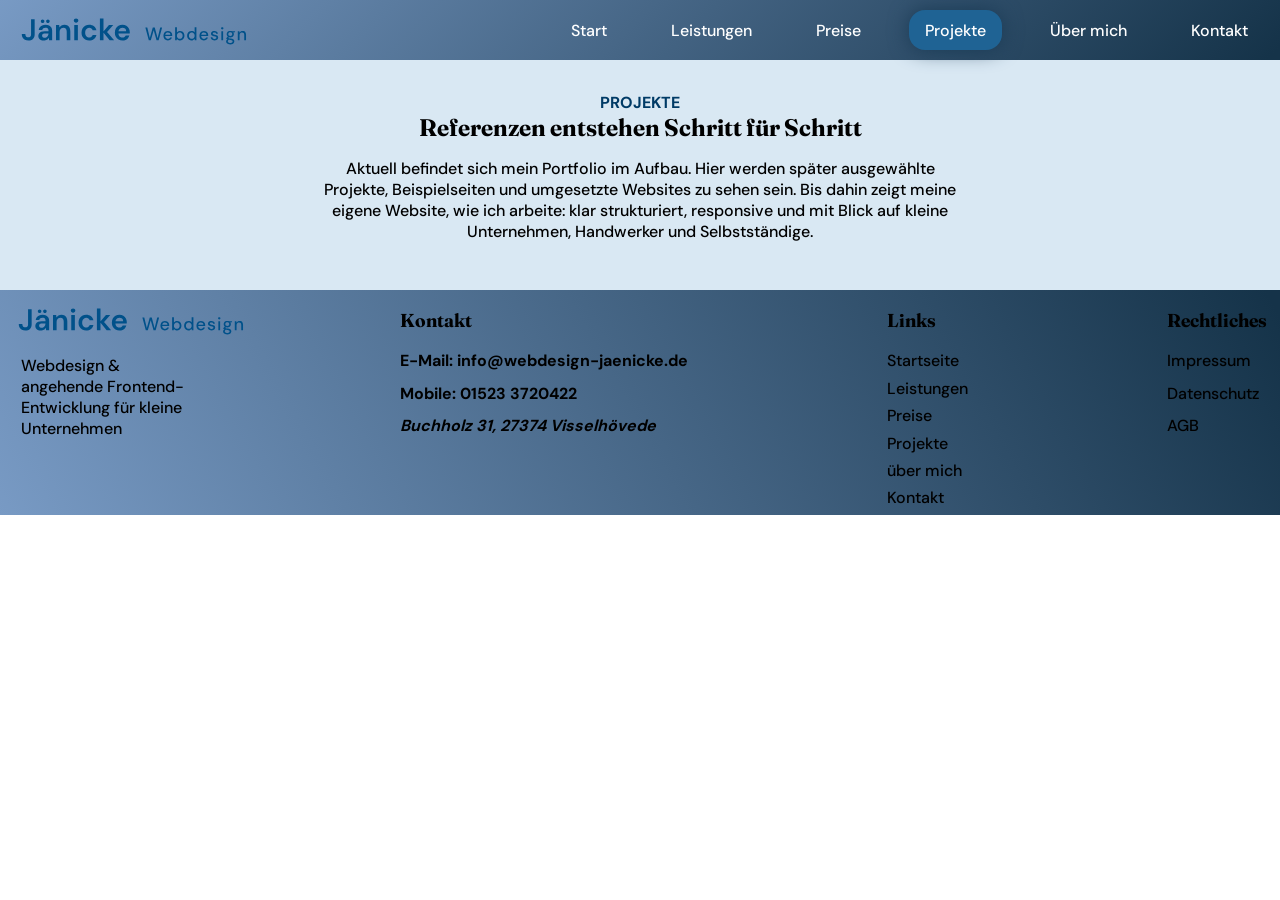
<file: projekte.html>
<!DOCTYPE html>
<html lang="de">

<head>
  <meta charset="utf-8">
  <meta name="viewport" content="width=device-width, initial-scale=1.0">
  <title>Projekte – Jänicke Webdesign</title>
  <meta name="description"
    content="Projekte und Beispielarbeiten von Jänicke Webdesign – moderne Websites, klare Strukturen und responsive Umsetzung für kleine Unternehmen.">
  <link rel="stylesheet" href="./src/css/styles.css">
</head>

<body>

  <!-- ========== Navigation ========== -->

  <nav class="nav-leiste">
    <div class="nav-container">
      <a class="nav-logo" href="index.html">
        <img src="./src/img/jaenicke-webdesign-horizontal-logo.svg" alt="Jänicke Webdesign Logo">
      </a>
      <ul>
        <li class="nav-card"><a href="index.html">Start</a></li>
        <li class="nav-card"><a href="leistungen.html">Leistungen</a></li>
        <li class="nav-card"><a href="preise.html">Preise</a></li>
        <li class="nav-card" id="active"><a href="projekte.html">Projekte</a></li>
        <li class="nav-card"><a href="ueber-mich.html">Über mich</a></li>
        <li class="nav-card"><a href="kontakt.html">Kontakt</a></li>
      </ul>
    </div>
  </nav>


  <main>

    <!-- ========== Projekte ========== -->

    <section id="projekte">
      <div id="projekte-heading">
        <span class="heading-pat">PROJEKTE</span>
        <h2>Referenzen entstehen Schritt für Schritt</h2>
        <p>
          Aktuell befindet sich mein Portfolio im Aufbau. Hier werden später ausgewählte Projekte,
          Beispielseiten und umgesetzte Websites zu sehen sein. Bis dahin zeigt meine eigene Website,
          wie ich arbeite: klar strukturiert, responsive und mit Blick auf kleine Unternehmen,
          Handwerker und Selbstständige.
        </p>
      </div>
    </section>

  </main>




  <!-- ========== FOOTER ========== -->

  <footer class="footer">
    <div class="footer-container">

      <article class="footer-logo-card">
        <div class="footer-logo">
          <img src="./src/img/jaenicke-webdesign-horizontal-logo.svg" alt="Jänicke Webdesign Logo">
          <p>Webdesign & angehende Frontend-Entwicklung für kleine Unternehmen</p>
        </div>
      </article>

      <article class="footer-kontakt-card">
        <h3>Kontakt</h3>
        <a href="mailto:info@webdesign-jaenicke.de"><b>E-Mail: info@webdesign-jaenicke.de</b></a>
        <a href="tel:+4915233720422"><b>Mobile: 01523 3720422</b></a>
        <address><b>Buchholz 31, 27374 Visselhövede</b></address>
      </article>

      <article class="footer-links-card">
        <h3>Links</h3>
        <a href="index.html">Startseite</a>
        <a href="./leistungen.html">Leistungen</a>
        <a href="./preise.html">Preise</a>
        <a href="./projekte.html">Projekte</a>
        <a href="./ueber-mich.html">über mich</a>
        <a href="./kontakt.html">Kontakt</a>
      </article>

      <article class="footer-rechtliches-card">
        <h3>Rechtliches</h3>
        <a href="impressum.html">Impressum</a>
        <a href="datenschutz.html">Datenschutz</a>
        <a href="agb.html">AGB</a>
      </article>
    </div>

  </footer>

</body>

</html>
</file>
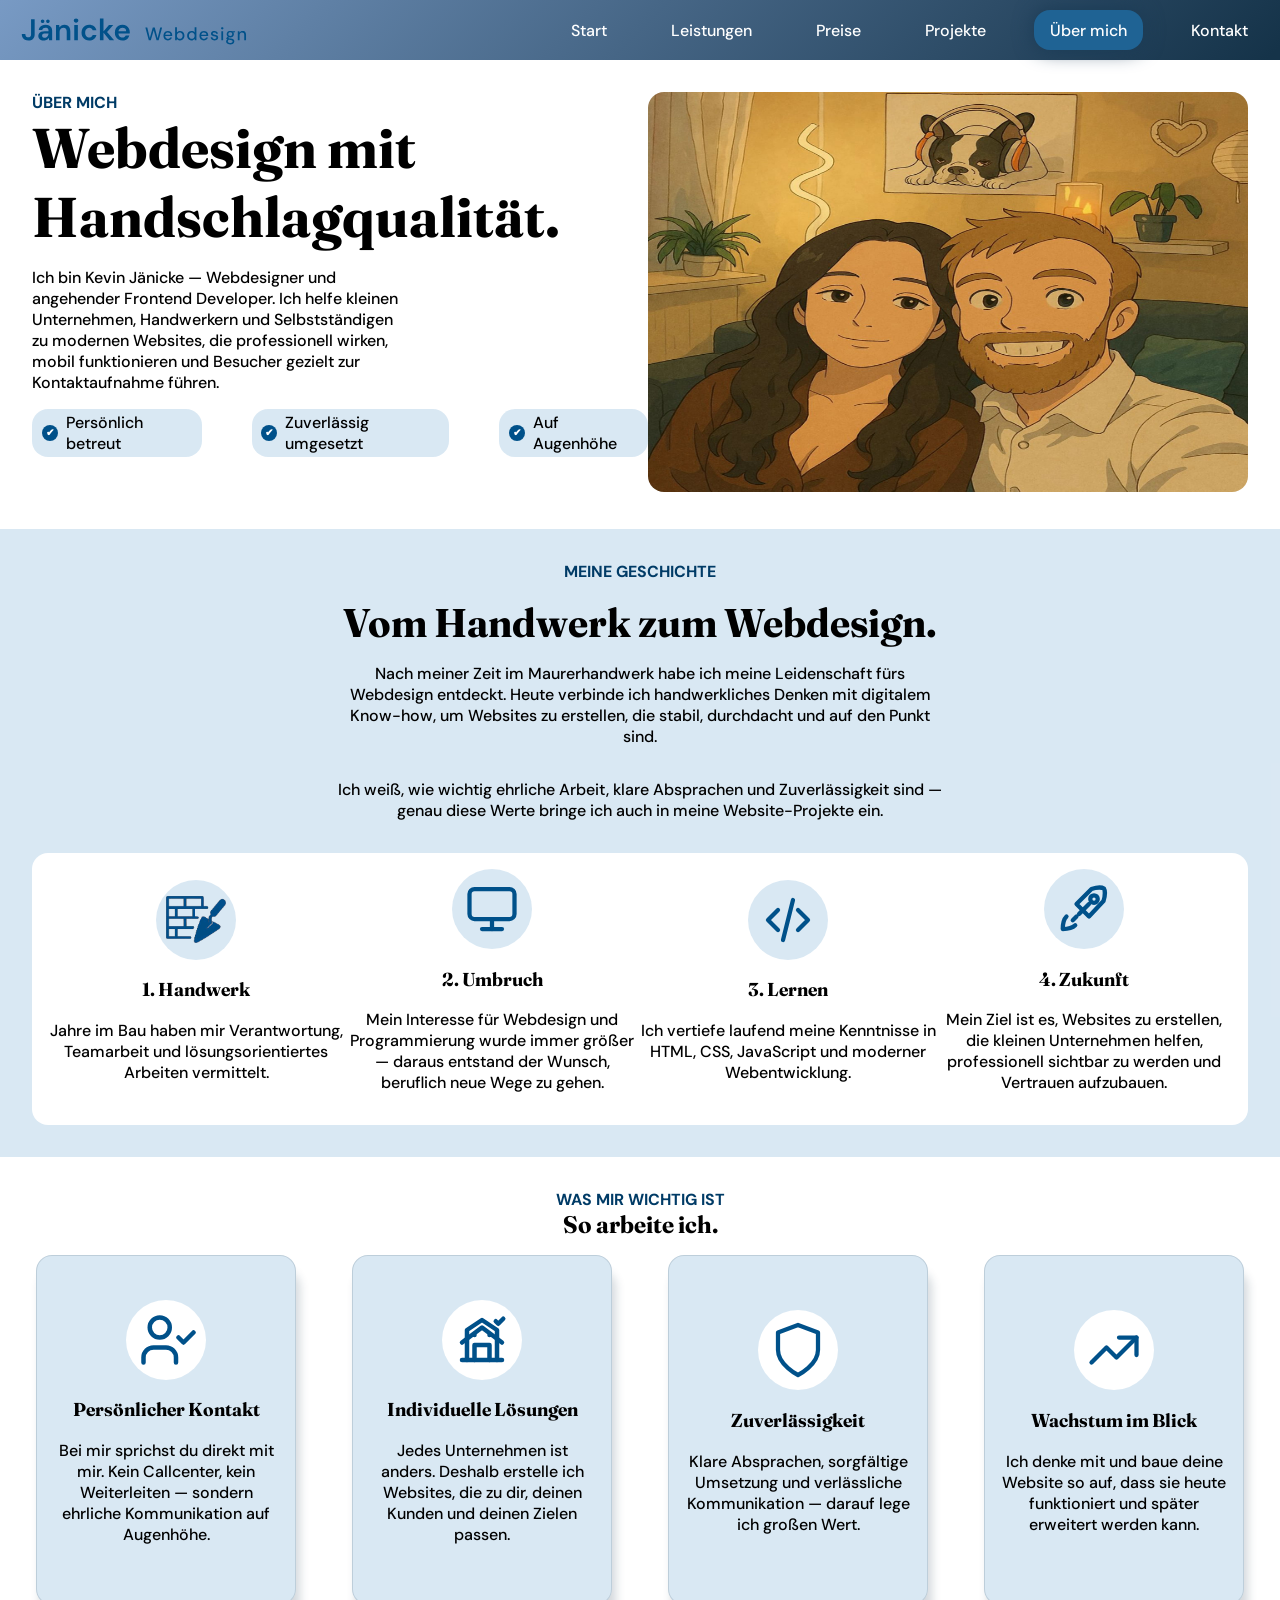
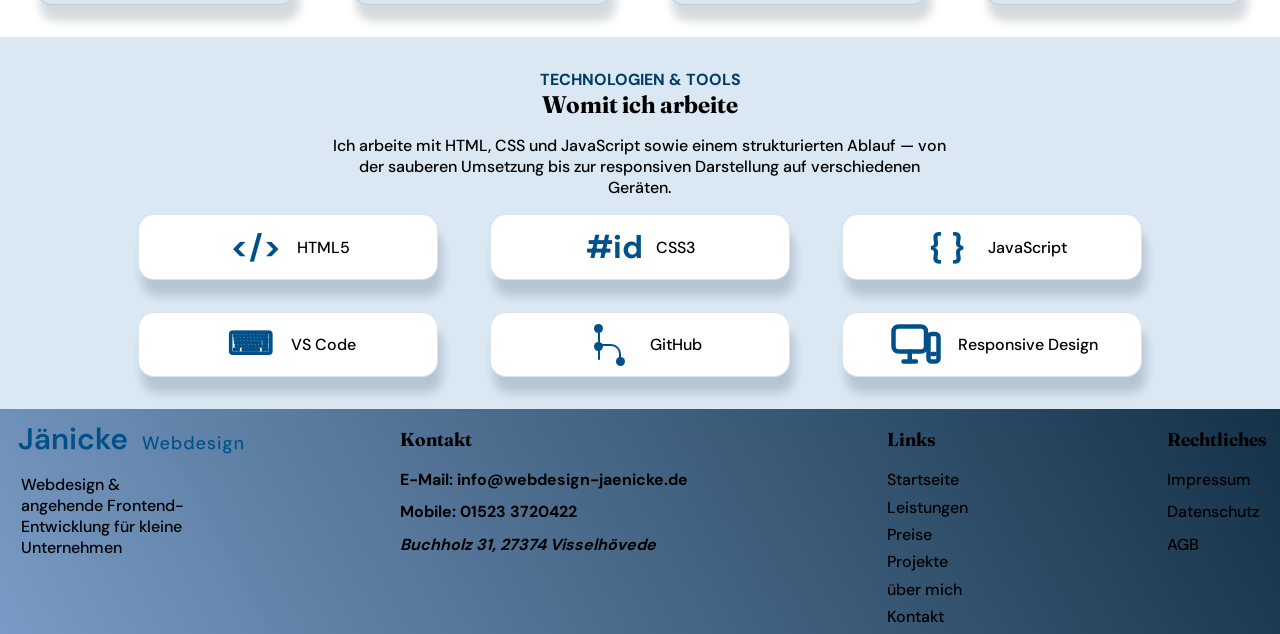
<file: ueber-mich.html>
<!DOCTYPE html>
<html lang="de">

<head>
    <meta charset="utf-8">
    <meta name="viewport" content="width=device-width, initial-scale=1.0">

    <title>Über mich – Jänicke Webdesign</title>
    <meta name="description"
        content="Lerne Kevin Jänicke von Jänicke Webdesign kennen – Webdesigner aus Visselhövede für moderne, responsive Websites kleiner Unternehmen.">

    <link rel="stylesheet" href="./src/css/styles.css">
</head>

<body>

    <!-- ========== Navigation ========== -->

    <nav class="nav-leiste">
        <div class="nav-container">
            <a class="nav-logo" href="index.html">
                <img src="./src/img/jaenicke-webdesign-horizontal-logo.svg" alt="Jänicke Webdesign Logo">
            </a>
            <ul>
                <li class="nav-card"><a href="index.html">Start</a></li>
                <li class="nav-card"><a href="leistungen.html">Leistungen</a></li>
                <li class="nav-card"><a href="preise.html">Preise</a></li>
                <li class="nav-card"><a href="projekte.html">Projekte</a></li>
                <li class="nav-card" id="active"><a href="ueber-mich.html">Über mich</a></li>
                <li class="nav-card"><a href="kontakt.html">Kontakt</a></li>
            </ul>
        </div>
    </nav>

    <!-- ========== Ueber-mich ========== -->

    <main>

        <section id="ueber-mich-page">
            <article id="ueber-mich-page-container">
                <div id="ueber-mich-page-card">
                    <div id="ueber-mich-page-content">
                        <span class="heading-pat">ÜBER MICH</span>
                        <h1>Webdesign mit Handschlagqualität.</h1>
                        <p>Ich bin Kevin Jänicke — Webdesigner und angehender Frontend Developer.
                            Ich helfe kleinen Unternehmen, Handwerkern und Selbstständigen zu modernen Websites,
                            die professionell wirken, mobil funktionieren und Besucher gezielt zur Kontaktaufnahme
                            führen.
                        </p>
                    </div>
                    <div id="ueber-mich-page-vorteile">
                        <p><span class="haekchen">✔</span> Persönlich betreut</p>
                        <p><span class="haekchen">✔</span> Zuverlässig umgesetzt</p>
                        <p><span class="haekchen">✔</span> Auf Augenhöhe</p>
                    </div>
                </div>

                <div id="ueber-mich-page-img-card">
                    <img src="./src/img/WhatsApp Image 2026-05-23 at 16.33.18.jpeg" alt="Profilbild von Kevin Jänicke">
                </div>
            </article>
        </section>

        <!-- ========== Meine-Geschichte ========== -->

        <section id="story">
            <div id="story-container">
                <article id="story-einleitung">
                    <span class="heading-pat">MEINE GESCHICHTE</span>
                    <h2>Vom Handwerk zum Webdesign.</h2>
                    <p>Nach meiner Zeit im Maurerhandwerk habe ich meine Leidenschaft fürs Webdesign entdeckt.
                        Heute verbinde ich handwerkliches Denken mit digitalem Know-how, um Websites zu erstellen,
                        die stabil, durchdacht und auf den Punkt sind.</p>
                    <p>Ich weiß, wie wichtig ehrliche Arbeit, klare Absprachen und Zuverlässigkeit sind —
                        genau diese Werte bringe ich auch in meine Website-Projekte ein.</p>
                </article>

                <div id="story-line-container">
                    <article class="story-line-card">
                        <div class="story-line-img">
                            <img src="./src/img/icons/handwerk.svg" alt="Icon einer Mauer mit Kelle">
                        </div>

                        <div class="story-line-content">
                            <h3>1. Handwerk</h3>
                            <p>Jahre im Bau haben mir Verantwortung, Teamarbeit und lösungsorientiertes Arbeiten
                                vermittelt.</p>
                        </div>
                    </article>

                    <article class="story-line-card">
                        <div class="story-line-img">
                            <img src="./src/img/icons/monitor.svg" alt="Icon eines Monitors">
                        </div>

                        <div class="story-line-content">
                            <h3>2. Umbruch</h3>
                            <p>Mein Interesse für Webdesign und Programmierung wurde immer größer — daraus entstand der
                                Wunsch,
                                beruflich neue Wege zu gehen.</p>
                        </div>
                    </article>

                    <article class="story-line-card">
                        <div class="story-line-img">
                            <img src="./src/img/icons/code.svg" alt="Icon eines Codes">
                        </div>

                        <div class="story-line-content">
                            <h3>3. Lernen</h3>
                            <p>Ich vertiefe laufend meine Kenntnisse in HTML, CSS, JavaScript und moderner
                                Webentwicklung.</p>
                        </div>
                    </article>

                    <article class="story-line-card">
                        <div class="story-line-img">
                            <img src="./src/img/icons/rocket.svg" alt="Icon einer Rakete">
                        </div>

                        <div class="story-line-content">
                            <h3>4. Zukunft</h3>
                            <p>Mein Ziel ist es, Websites zu erstellen, die kleinen Unternehmen helfen,
                                professionell sichtbar zu werden und Vertrauen aufzubauen.</p>
                        </div>
                    </article>
                </div>
            </div>
        </section>

        <!-- ========== So-arbeite-ich ========== -->

        <section id="how-i-works">

            <div id="how-i-works-heading">
                <span class="heading-pat">WAS MIR WICHTIG IST</span>
                <h2>So arbeite ich.</h2>
            </div>

            <div id="how-i-works-container">

                <article class="how-i-works-card card-shadow">
                    <div class="how-i-works-img">
                        <img src="./src/img/icons/persoenlicher-kontakt.svg" alt="Icon für persönlichen Kontakt">
                    </div>

                    <div class="how-i-works-content">
                        <h3>Persönlicher Kontakt</h3>
                        <p>Bei mir sprichst du direkt mit mir. Kein Callcenter, kein Weiterleiten —
                            sondern ehrliche Kommunikation auf Augenhöhe.</p>
                    </div>
                </article>

                <article class="how-i-works-card card-shadow">
                    <div class="how-i-works-img">
                        <img src="./src/img/icons/individuelle-loesungen.svg" alt="Icon für individuelle Lösungen">
                    </div>

                    <div class="how-i-works-content">
                        <h3>Individuelle Lösungen</h3>
                        <p>Jedes Unternehmen ist anders. Deshalb erstelle ich Websites,
                            die zu dir, deinen Kunden und deinen Zielen passen.</p>
                    </div>
                </article>

                <article class="how-i-works-card card-shadow">
                    <div class="how-i-works-img">
                        <img src="./src/img/icons/shield.svg" alt="Icon für Zuverlässigkeit">
                    </div>

                    <div class="how-i-works-content">
                        <h3>Zuverlässigkeit</h3>
                        <p>Klare Absprachen, sorgfältige Umsetzung und verlässliche Kommunikation —
                            darauf lege ich großen Wert.</p>
                    </div>
                </article>

                <article class="how-i-works-card card-shadow">
                    <div class="how-i-works-img">
                        <img src="./src/img/icons/seo.svg" alt="Icon für Wachstum">
                    </div>

                    <div class="how-i-works-content">
                        <h3>Wachstum im Blick</h3>
                        <p>Ich denke mit und baue deine Website so auf, dass sie heute funktioniert
                            und später erweitert werden kann.</p>
                    </div>
                </article>

            </div>

        </section>

        <!-- ========== My-Tools ========== -->

        <section id="my-tools">
            <div id="my-tools-container">
                <div id="my-tools-heading">
                    <span class="heading-pat">TECHNOLOGIEN & TOOLS</span>
                    <h2>Womit ich arbeite</h2>
                    <p>Ich arbeite mit HTML, CSS und JavaScript sowie einem strukturierten Ablauf —
                        von der sauberen Umsetzung bis zur responsiven Darstellung auf verschiedenen Geräten.</p>
                </div>

                <div id="my-tools-content">
                    <div class="my-tools-card">
                        <div class="my-tools-img">
                            <span class="text-small-icon" aria-hidden="true">&lt;/&gt;</span>
                        </div>
                        <p>HTML5</p>
                    </div>

                    <div class="my-tools-card">
                        <div class="my-tools-img">
                            <span class="text-small-icon" aria-hidden="true">#id</span>
                        </div>
                        <p>CSS3</p>
                    </div>

                    <div class="my-tools-card">
                        <div class="my-tools-img">
                            <span class="text-small-icon" aria-hidden="true">{ }</span>
                        </div>
                        <p>JavaScript</p>
                    </div>

                    <div class="my-tools-card">
                        <div class="my-tools-img">
                            <span class="text-small-icon" aria-hidden="true">⌨</span>
                        </div>
                        <p>VS Code</p>
                    </div>

                    <div class="my-tools-card">
                        <div class="my-tools-img">
                            <span class="version-icon" aria-hidden="true">
                                <span class="dot dot-top"></span>
                                <span class="dot dot-middle"></span>
                                <span class="dot dot-bottom"></span>
                            </span>
                        </div>
                        <p>GitHub</p>
                    </div>

                    <div class="my-tools-card">
                        <div class="my-tools-img">
                            <img src="./src/img/icons/responsive-design.svg" alt="Responsives Icon">
                        </div>
                        <p>Responsive Design</p>
                    </div>

                </div>
            </div>
        </section>


    </main>

    <!-- ========== FOOTER ========== -->

    <footer class="footer">
        <div class="footer-container">

            <article class="footer-logo-card">
                <div class="footer-logo">
                    <img src="./src/img/jaenicke-webdesign-horizontal-logo.svg" alt="Jänicke Webdesign Logo">
                    <p>Webdesign & angehende Frontend-Entwicklung für kleine Unternehmen</p>
                </div>
            </article>

            <article class="footer-kontakt-card">
                <h3>Kontakt</h3>
                <a href="mailto:info@webdesign-jaenicke.de"><b>E-Mail: info@webdesign-jaenicke.de</b></a>
                <a href="tel:+4915233720422"><b>Mobile: 01523 3720422</b></a>
                <address><b>Buchholz 31, 27374 Visselhövede</b></address>
            </article>

            <article class="footer-links-card">
                <h3>Links</h3>
                <a href="index.html">Startseite</a>
                <a href="./leistungen.html">Leistungen</a>
                <a href="./preise.html">Preise</a>
                <a href="./projekte.html">Projekte</a>
                <a href="./ueber-mich.html">über mich</a>
                <a href="./kontakt.html">Kontakt</a>
            </article>

            <article class="footer-rechtliches-card">
                <h3>Rechtliches</h3>
                <a href="impressum.html">Impressum</a>
                <a href="datenschutz.html">Datenschutz</a>
                <a href="agb.html">AGB</a>
            </article>
        </div>

    </footer>

</body>

</html>
</file>
<file: src/css/styles.css>
/* *========== Schrift ========== */

@import url("./fonts.css");

body {
    font-family: "DM Sans", Arial, sans-serif;
    font-weight: 500;
}

h1,
h2,
h3 {
    font-family: "Fraunces", Georgia, serif;
}

/* *========= Global ========= */

* {
    box-sizing: border-box;
}

/* *========= Generelles ========== */

html {
    scroll-behavior: smooth;
}

body {
    margin: 0;
}

.haekchen {
    display: inline-flex;
    align-items: center;
    justify-content: center;
    width: 1rem;
    height: 1rem;
    border-radius: 50%;
    background-color: var(--mini-icons);
    color: #fff;
    font-size: 0.65rem;
    font-weight: 700;
    line-height: 1;
    flex-shrink: 0;
}

.heading-pat {
    color: var(--headings);
    font-size: 1rem;
    font-weight: bold;
}

.text-icon {
    display: inline-flex;
    align-items: center;
    justify-content: center;

    width: 60px;
    height: 60px;

    color: var(--svg-color);
    font-size: 2.7rem;
    font-weight: 700;
    line-height: 1;
}

.text-small-icon {
    display: inline-flex;
    align-items: center;
    justify-content: center;

    width: 60px;
    height: 60px;

    color: var(--svg-color);
    font-size: 2rem;
    font-weight: 700;
    line-height: 1;
}

/* *=== */

.version-icon {
    position: relative;
    display: inline-block;
    width: 60px;
    height: 60px;
    color: var(--icon-color);
}

.version-icon::before {
    content: "";
    position: absolute;
    left: 20px;
    top: 14px;
    width: 2px;
    height: 32px;
    background-color: currentColor;
    border-radius: 999px;
}

.version-icon::after {
    content: "";
    position: absolute;
    left: 21px;
    top: 30px;
    width: 20px;
    height: 16px;
    border-top: 2px solid currentColor;
    border-right: 2px solid currentColor;
    border-radius: 0 10px 0 0;
}

.version-icon .dot {
    position: absolute;
    width: 9px;
    height: 9px;
    background-color: currentColor;
    border-radius: 50%;
}

.version-icon .dot-top {
    left: 16px;
    top: 10px;
}

.version-icon .dot-middle {
    left: 16px;
    top: 28px;
}

.version-icon .dot-bottom {
    left: 38px;
    top: 43px;
}

/* *========== Karten-Schatten ========== */

.card-shadow {
    border: 1px solid var(--card-border-color);
    box-shadow: 4px 16px 10px var(--card-shadow);
}

/* *========== Farbe ========== */

:root {
    --primare-color: #153349;
    --nav-transparent: #789ac4;
    --selectoren-background: #2c7fba2d;
    --card-shadow: #1533492f;
    --headings: #003b66;
    --mini-icons: #00518a;
    --card-border-color: #15334924;
    --icon-color: #00518a;
    --svg-color: #00518a;
}



/* *========== Navigations-Bereich ========== */

.nav-leiste {
    position: sticky;
    top: 0;
    z-index: 1000;
    height: 60px;
    background: var(--nav-transparent);
    background: linear-gradient(135deg, rgba(120, 154, 196, 1) 0%, rgba(21, 51, 73, 1) 99%);
}

.nav-container {
    display: flex;
    justify-content: space-between;
    margin: 0 auto;
    padding: 0 1rem;
}

.nav-logo {
    height: 60px;
    margin: 0;
    padding: 0;
    border-radius: 20px;
}

.nav-logo>img {
    height: 60px;
}

.nav-container>ul {
    display: flex;
    flex-direction: row;
    align-items: center;
    gap: 2rem;
    margin: 0;
}

.nav-container>ul>li {
    display: flex;
    height: 40px;
    align-items: center;
    padding: 0 1rem;
}

.nav-card {
    list-style: none;
    text-align: center;
}

.nav-card>a {
    text-decoration: none;
    color: #ffffff;
}

#active {
    /* border-bottom: 2px solid #153349; */
    /* background-color: #269ef4; */
    background-color: #1f6394;
    border-radius: 16px;
    /* box-shadow: 0px 0px 20px #269ef4; */
    box-shadow: 0px 0px 20px #1b3b56;

}

/* *=== Media Queries === */

@media (max-width: 966px) {
    .nav-leiste {
        height: 120px;
    }

    .nav-container {
        flex-direction: column;
        align-items: center;
    }
}

@media (max-width: 715px) {
    .nav-container>ul {
        gap: 1rem;
    }
}


@media (max-width: 682px) {
    .nav-leiste {
        position: static;
        z-index: 1000;
        height: 420px;
        background-color: var(--nav-transparent);
    }

    .nav-container {
        justify-content: center;
        padding: 0;
    }

    .nav-container>ul {
        display: flex;
        flex-direction: column;
        gap: 1.3rem;
        padding: 0;
    }

    .nav-logo>img {
        height: 60px;
    }
}

@media (max-width: 320px) {
    .nav-logo>img {
        height: 50px;
    }
}

/* *========== Header-Bereich ========== */

#hero {
    height: 600px;
    padding: 2rem;
    background-image: url(../img/header-background-blue.png);
    background-repeat: no-repeat;
    background-size: cover;
    background-position: bottom;

}

#header-container {
    display: grid;
    grid-template-columns: repeat(2, 1fr);
    grid-template-rows: repeat(1, 1fr);
}

#header-card {
    padding: .5rem;
}

#header-card>div {
    width: 70%;
}

#header-card>div>h1 {
    font-size: 3.5rem;
}

#header-card>div>h1>span {
    color: var(--headings);
}

#header-card>div>p {
    font-size: 1.2rem;
}

#header-vorteile>p {
    display: flex;
    align-items: center;
    gap: 0.5rem;
    font-size: 1.1rem !important;
    margin: 0;
}

#header-img {
    display: flex;
    justify-content: left;
    align-items: center;
}

#header-img>img {
    height: 536px;
}

@media (max-width: 1293px) {
    #header-card>div>h1 {
        font-size: 3rem;
    }

    #header-card>div>p {
        font-size: 1rem;
    }

    #header-vorteile>p {
        font-size: 1rem !important;
    }

    #header-img>img {
        height: 450px;
    }
}

/* *=== Media Queries === */

@media (max-width: 1093px) {
    #header-img>img {
        height: 380px;
    }
}

@media (max-width: 997px) {
    #hero {
        height: 400px;
    }

    #header-container {
        grid-template-columns: repeat(1, 1fr);
        margin: 0 auto;
        text-align: center;
    }

    #header-img {
        display: none;
    }

    #header-card>div {
        margin: 0 auto;
        width: 80%;
    }

    #header-vorteile>p {
        display: inline-flex;
    }
}

@media (max-width: 702px) {
    #header-card {
        padding-bottom: 1rem;
    }

    #header-vorteile {
        display: none;
    }
}

@media (max-width: 660px) {
    #header-card>div>h1 {
        font-size: 2.4rem;
    }
}

@media (max-width: 360px) {
    #header-card>div>h1 {
        font-size: 2rem;
    }
}

/* *========== Leistungen-Index ========== */

#leistungen-index {
    display: flex;
    flex-direction: column;
    text-align: center;
    width: 95%;
    margin: 0 auto;
    margin-bottom: 3rem;
}

/* *=== Ueberschrift ===*/

#leistungen-ueberschrift>h2 {
    font-weight: 700;
    font-size: 2rem;
    color: var(--headings);

}

/* *======================= */

#leistungen-index-container {
    display: grid;
    grid-template-columns: repeat(6, 1fr);
    grid-template-rows: repeat(1, 1fr);
    gap: 35px;
    justify-content: center;
    margin: 0 auto;
}

.leistungen-index-card {
    display: flex;
    flex-direction: column;
    justify-content: center;
    min-height: 300px;
    padding: 1rem;
    background-color: var(--selectoren-background);
    border: 1px solid var(--card-border-color);
    border-radius: 16px;
    box-shadow: 4px 16px 10px var(--card-shadow);
}

.leistungen-index-logo>img {
    width: 60px;
    height: 60px;
}


.leistungen-index-content>h3 {
    color: var(--headings);

}

@media (max-width: 1500px) {
    #leistungen-index-container {
        grid-template-columns: repeat(3, 1fr);
    }
}

@media (max-width: 935px) {
    #leistungen-index-container {
        grid-template-columns: repeat(2, 1fr);
    }
}

@media (max-width: 553px) {
    #leistungen-index-container {
        grid-template-columns: repeat(1, 1fr);
    }
}

/* *========== Ablauf ========== */

#ablauf {
    display: flex;
    flex-direction: column;
    text-align: center;
    padding-bottom: 3rem;
    width: 95%;
    margin: 0 auto;
    background-color: var(--selectoren-background);
    border-radius: 16px;
    margin-bottom: 3rem;
}

/* *=== Ueberschrift === */

#ablauf-ueberschrift>h2 {
    color: var(--headings);
    font-weight: 700;
    font-size: 2rem;
}


/* *==================== */

#ablauf-container {
    display: grid;
    grid-template-columns: repeat(7, 1fr);
    grid-template-rows: repeat(1, 1fr);
    justify-content: center;
    padding: 2rem;
    margin: 0 auto;
    gap: 35px;
}

.ablauf-content>h3 {
    color: var(--headings);
}

/* *=== Cards === */

.ablauf-card {
    display: flex;
    flex-direction: column;
    width: 200px;
    padding: 1rem;
    background-color: #fff;
    border: 1px solid var(--card-border-color);
    box-shadow: 4px 16px 10px var(--card-shadow);
    border-radius: 16px;
    margin: 0 auto;
}

.ablauf-icon {
    display: flex;
    flex-direction: column;
    align-items: center;
    position: relative;
}

.ablauf-icon>span {
    position: absolute;
    top: -6px;
    left: calc(55% - 50px);
    width: 20px;
    height: 20px;
    background-color: var(--mini-icons);
    border-radius: 50%;
    font-size: 1.1rem;
    font-weight: 700;
    color: #fff;
}

.ablauf-icon>img {
    display: flex;

    width: 60px;
    background-color: var(--selectoren-background);
    border-radius: 50%;
    padding: .5rem;
    object-fit: contain;


}

/* *=== Arrow === */

.ablauf-pfeil-icon {
    display: flex;
    align-items: center;
    justify-content: center;
}

.ablauf-pfeil-icon>img {
    width: 50px;
}

/* *=== Media Queries === */
@media (max-width: 1500px) {
    #ablauf-container {
        grid-template-columns: repeat(4, 1fr);
    }

    .ablauf-pfeil-icon {
        display: none;
    }
}

@media (max-width: 1014px) {
    #ablauf-container {
        grid-template-columns: repeat(2, 1fr);
    }
}

@media (max-width: 536px) {
    #ablauf-container {
        grid-template-columns: repeat(1, 1fr);
        padding: 0.5rem;
    }
}

/* *========== Ueber mich ========== */

/* *=== GRID === */

#ueber-mich {
    display: grid;
    grid-template-columns: repeat(5, 1fr);
    gap: .4rem;
    width: 95%;
    margin: 0 auto;
    margin-bottom: 3rem;
}

#profil-img {
    grid-column: 1 / 3;
    grid-row: 1 / 2;
    padding: 1rem;
    border-radius: 16px;
    margin: 0 auto;
}

#ueber-mich-container {
    grid-column: 3 / 6;
    grid-row: 1 / 2;
    display: flex;
    flex-direction: column;
    justify-content: space-between;

    border-radius: 16px;
}

#ueber-mich-staerken-container {
    grid-column: 1 / 6;
    grid-row: 2 / 3;

    display: grid;

    grid-template-columns: repeat(4, 1fr);
    gap: 1rem;
}

/* *=== Einleitung ===  */


#ueber-mich-einleitung {
    width: 70%;
}

#ueber-mich-einleitung>h2 {
    color: var(--headings);
    font-weight: 700;
    font-size: 2rem;
}

#ueber-mich-content {
    display: grid;
    grid-template-columns: repeat(3, 1fr);
    gap: 1rem;
    align-items: center;
    background-color: var(--selectoren-background);
    padding: 1rem;
    border-radius: 16px;
}

.ueber-mich-card {
    display: flex;
    border-right: 1px solid;
    text-align: center;
    padding: 0 1.2rem;
}


.ueber-mich-card:last-child {
    border-right: 0;
    padding: .5rem;
}

.ueber-mich-icon {
    display: flex;
    align-items: center;
}

.ueber-mich-icon>img {
    width: 50px;
    height: 50px;
}

.ueber-mich-card>div>h3 {
    color: var(--headings);
}

/* *=== Profil-Bild === */

#profil-img>img {
    border-radius: 16px;
    width: 100%;
    max-width: 600px;
    height: 400px;
    object-fit: cover;
}

/* *=== Ueber-mich-staerken === */

#ueber-mich-staerken-container {
    justify-items: center;
    background-color: var(--selectoren-background);
    border-radius: 16px;
    margin: 0 auto;
    padding: 1rem;
}

.ueber-mich-staerken-card {
    display: flex;
    align-items: center;
}

.ueber-mich-staerken-content {
    border-right: 1px solid;
    padding: .5rem;
}

.ueber-mich-staerken-card:last-child .ueber-mich-staerken-content {
    border-right: 0;
}

.ueber-mich-staerken-content>h3 {
    color: var(--headings);
}

.ueber-mich-staerken-img {
    padding: .5rem;
}

.ueber-mich-staerken-img>img {
    width: 60px;
}

@media (max-width: 1500px) {
    #ueber-mich-einleitung {
        width: 90%;
    }

    .ueber-mich-icon {
        display: none;
    }
}

@media (max-width: 1110px) {
    #ueber-mich-einleitung {
        width: 100%;
    }

    #ueber-mich-einleitung>p {
        font-size: .94rem;
    }

    .ueber-mich-card>div>h3 {
        font-size: 1rem;
    }

    .ueber-mich-card>div>p {
        font-size: .9rem;
    }

    .ueber-mich-staerken-img {
        display: none;
    }

    .ueber-mich-staerken-content {
        text-align: center;
    }
}

@media (max-width: 1000px) {
    #ueber-mich-container {
        grid-column: 1 / 6;
        grid-row: 1 / 2;
        text-align: center;
    }

    #ueber-mich-einleitung {
        display: flex;
        flex-direction: column;
        margin: 0 auto;

        width: 80%;
    }

    #ueber-mich-einleitung>p {
        font-size: 1rem;
    }

    .ueber-mich-card>div>h3 {
        font-size: 1.2rem;
    }

    .ueber-mich-card>div>p {
        font-size: 1rem;
    }

    #profil-img {
        display: none;
    }
}

@media (max-width: 960px) {
    #ueber-mich-staerken-container {
        grid-template-columns: repeat(2, 1fr);
        background-color: white;
        gap: 2rem;
    }

    .ueber-mich-staerken-card {
        width: 300px;
        background-color: var(--selectoren-background);
        border-radius: 16px;
        border: 1px solid var(--card-border-color);
        box-shadow: 4px 16px 10px var(--card-shadow);
    }

    .ueber-mich-staerken-content {
        border-right: 0;
    }
}

@media (max-width: 682px) {
    #ueber-mich-staerken-container {
        grid-template-columns: repeat(1, 1fr);
    }
}

@media (max-width: 682px) {
    #ueber-mich-content {
        display: flex;
        flex-direction: column;
        background-color: #fff;
        gap: 2rem;
    }

    .ueber-mich-card {
        display: flex;
        background-color: var(--selectoren-background);
        justify-content: center;
        border-radius: 16px;
        width: 50%;
        margin: 0 auto;
        border: 0;
        border: 1px solid var(--card-border-color);
        box-shadow: 4px 16px 10px var(--card-shadow);
    }
}

@media (max-width: 400px) {
    .ueber-mich-card {
        width: 70%;
    }
}

@media (max-width: 340px) {
    #ueber-mich-staerken-container {
        padding: 1rem .3rem 1rem .3rem;
    }
}


/* *========== FOOTER ========== */

.footer {
    background: #789ac4;
    background: linear-gradient(61deg, rgba(120, 154, 196, 1) 0%, rgba(21, 51, 73, 1) 99%);
    min-height: 200px;
}

.footer-container {
    display: flex;
    justify-content: space-between;
    width: 98%;
    margin: 0 auto;
}

/* *=== Logo === */

.footer-logo-card {
    width: 15%;
}

.footer-logo>img {
    height: 60px;
}

.footer-logo>p {
    padding-left: 0.5rem;
    margin-top: 0;
}

/* *=== Kontakt === */

.footer-kontakt-card {
    display: flex;
    flex-direction: column;
}

.footer-kontakt-card>a {
    color: #000000;
    text-decoration: none;
    padding-bottom: .7rem;
}

/* *=== Links === */

.footer-links-card {
    display: flex;
    flex-direction: column;
}

.footer-links-card>a {
    padding-bottom: .4rem;
    color: #000000;
    text-decoration: none;
}

/* *===Rechtliches === */

.footer-rechtliches-card {
    display: flex;
    flex-direction: column;
}

.footer-rechtliches-card>a {
    color: #000000;
    text-decoration: none;
    padding-bottom: .7rem;
}

@media (max-width: 1271px) {
    .footer-logo-card {
        width: 30%;
    }
}

@media (max-width: 720px) {
    .footer-logo>img {
        height: 40px;
    }
}

@media (max-width: 682px) {

    .footer-kontakt-card,
    .footer-links-card,
    .footer-rechtliches-card,
    .footer-logo-card {
        padding-right: 2rem;
    }
}

@media (max-width: 682px) {
    .footer-container {
        display: grid;
        grid-template-columns: repeat(2, 1fr);
    }
}

@media (max-width: 380px) {
    .footer-container {
        display: grid;
        grid-template-columns: repeat(1, 1fr);
        text-align: center;
    }

    .footer-logo-card {
        display: flex;
        width: auto;
    }

    .footer-logo>img {
        height: 60px;
    }

    .footer-kontakt-card,
    .footer-links-card,
    .footer-rechtliches-card,
    .footer-logo-card {
        padding-right: 0;
    }
}


/* *==================================================================================================== */

/* *========= Ueber-mich-seite =========== */

#ueber-mich-page {
    margin: 2rem 0;
}

#ueber-mich-page-container {
    display: flex;
    width: 95%;
    margin: 0 auto;
}

#ueber-mich-page-card {
    display: flex;
    flex-direction: column;
}

#ueber-mich-page-content>h1 {
    font-size: 3.5rem;
    margin: 0;
    width: 75%;
}

#ueber-mich-page-content>p {
    width: 60%;
}

#ueber-mich-page-vorteile {
    display: flex;
    gap: 50px;
}

#ueber-mich-page-vorteile>p {
    display: flex;
    align-items: center;
    gap: 0.5rem;
    margin: 0;
    background-color: var(--selectoren-background);
    border-radius: 16px;
    padding: .2rem .6rem;
}

#ueber-mich-page-vorteile>p>span {
    line-height: 0;
}


#ueber-mich-page-img-card>img {
    width: 600px;
    height: 400px;
    border-radius: 16px;
}

@media (max-width: 1200px) {
    #ueber-mich-page-container {
        flex-direction: column;
        align-items: center;
        text-align: center;
    }

    #ueber-mich-page-content {
        display: flex;
        flex-direction: column;
        margin: 0 auto;
        text-align: center;
        width: 70%;
    }

    #ueber-mich-page-content>h1 {
        width: 100%;
        font-size: 2.4rem;
    }

    #ueber-mich-page-content>p {
        width: 100%;
    }

    #ueber-mich-page-vorteile {
        justify-content: center;
        margin-bottom: 1rem;
    }
}

@media (max-width: 650px) {
    #ueber-mich-page-img-card>img {
        width: 300px;
        height: 200px;
    }
}

@media (max-width: 542px) {
    #ueber-mich-page-vorteile {
        flex-direction: column;
        margin: 0 auto;
        gap: 1rem;
        margin-bottom: 1rem;
    }

    #ueber-mich-page-vorteile>p {
        justify-content: center;
    }

    #ueber-mich-page-content>h1 {
        font-size: 1.6rem;
    }
}


/* *========== Story ========== */

#story {
    background-color: var(--selectoren-background);
    padding: 2rem 0;
}

#story-container {
    display: flex;
    width: 95%;
    margin: 0 auto;
}

#story-einleitung {
    width: 30%;
}

#story-einleitung>h2 {
    font-size: 2.5rem;
    margin: 0;
    width: 75%;
}

#story-einleitung>p {
    width: 90%;
}

#story-line-container {
    display: grid;
    grid-template-columns: repeat(4, 1fr);
    justify-items: center;
    margin: 0 auto;
    width: 70%;
    padding: 1rem;
    background-color: #fff;
    border-radius: 16px;
}

.story-line-card {
    display: flex;
    flex-direction: column;
    justify-content: center;
    align-items: center;
    text-align: center;
    flex-wrap: wrap;
    height: 350px;
    border-radius: 1rem;
}

.story-line-img {
    display: flex;
    justify-content: center;
    align-items: center;
    border-radius: 50%;
    height: 5rem;
    width: 5rem;
    background-color: var(--selectoren-background);
}

.story-line-img>img {
    width: 60px;
}

@media (max-width: 1423px) {
    #story-line-container {
        grid-template-columns: repeat(2, 1fr);
    }

    .story-line-card {
        height: auto;
    }
}

@media (max-width: 1341px) {
    #story-container {
        flex-direction: column;
    }

    #story-line-container {
        grid-template-columns: repeat(4, 1fr);
        width: 100%;
    }

    #story-container {
        text-align: center;
    }

    #story-einleitung {
        display: flex;
        flex-direction: column;
        margin: 0 auto;
        width: 50%;
        margin-bottom: 1rem;
    }

    #story-einleitung>h2 {
        width: 100%;
        margin-top: 1rem;
    }

    #story-einleitung>p {
        width: 100%;
    }
}

@media (max-width: 980px) {
    #story-line-container {
        grid-template-columns: repeat(2, 1fr);
        gap: 3rem;

    }
}

@media (max-width: 542px) {
    #story-einleitung {
        width: 70%;
    }

    #story-einleitung>h2 {
        font-size: 1.6rem;
    }
}

@media (max-width: 360px) {
    #story-line-container {
        grid-template-columns: repeat(1, 1fr);
    }
}



/* *========== So-arbeite-ich ========== */

#how-i-works {
    margin: 0 auto;
    width: 95%;
    padding: 2rem 0;
    text-align: center;
}

#how-i-works-heading>h2 {
    margin: 0;
    margin-bottom: 1rem;
}

#how-i-works-container {
    display: grid;
    grid-template-columns: repeat(4, 1fr);
    margin: 0 auto;
    justify-items: center;
    gap: 3rem;
}

.how-i-works-card {
    display: flex;
    flex-direction: column;
    justify-content: center;
    padding: 1rem;
    max-width: 260px;
    height: 350px;
    background-color: var(--selectoren-background);
    border-radius: 16px;
}

.how-i-works-img {
    display: flex;
    justify-content: center;
    align-self: center;
    width: 5rem;
    height: 5rem;
    background-color: #FFF;
    border-radius: 50%;
}

.how-i-works-img>img {
    width: 60px;
}

@media (max-width: 1120px) {
    #how-i-works-container {
        grid-template-columns: repeat(2, 1fr);
    }
}

@media (max-width: 460px) {
    #how-i-works-container {
        grid-template-columns: repeat(1, 1fr);
    }
}

/* *========== Meine-Tools ========== */

#my-tools {
    display: flex;
    flex-direction: column;
    text-align: center;
    margin: 0 auto;

    background-color: var(--selectoren-background);
}

#my-tools-heading {
    display: flex;
    flex-direction: column;
    align-items: center;
    width: 80%;
}

#my-tools-heading>h2 {
    display: flex;
    margin: 0;
}

#my-tools-heading>p {
    display: flex;
    width: 75%;
}

#my-tools-container {
    display: flex;
    flex-direction: column;
    align-items: center;
    text-align: center;
    margin: 0 auto;
    width: 80%;
    padding: 2rem 0;
}

#my-tools-content {
    display: flex;
    flex-wrap: wrap;
    justify-content: space-between;
    gap: 2rem;
}

.my-tools-card {
    display: flex;
    justify-content: center;
    align-items: center;
    margin: 0 auto;
    gap: .7rem;
    width: 300px;
    padding: .1rem 2rem;
    background-color: #fff;
    border-radius: 16px;
    border: 1px solid var(--card-border-color);
    border-radius: 16px;
    box-shadow: 4px 16px 10px var(--card-shadow);
}

.my-tools-img {
    display: flex;
    justify-content: center;
    align-items: center;
}

.my-tools-img>img {
    width: 60px;
}


/* *======================================================================================= */

/* * ========== Leistungen-Page ========== */

/* *========== Header-Bereich ========== */

#leistungen-page-hero {
    height: 600px;
    padding: 2rem;
    background-image: url(../img/header-background-blue.png);
    background-repeat: no-repeat;
    background-size: cover;
    background-position: bottom;

}

#leistungen-page-header-container {
    display: grid;
    grid-template-columns: repeat(2, 1fr);
    grid-template-rows: repeat(1, 1fr);
}

#leistungen-page-header-card {
    padding: .5rem;
}

#leistungen-page-header-card>div {
    width: 70%;
}

#leistungen-page-header-card>div>h1 {
    font-size: 3.5rem;
}

#leistungen-page-header-card>div>h1>span {
    color: var(--headings);
}

#leistungen-page-header-card>div>p {
    font-size: 1.2rem;
}

#leistungen-page-header-vorteile>p {
    display: flex;
    align-items: center;
    gap: 0.5rem;
    font-size: 1.1rem !important;
    margin: 0;
}

#leistungen-page-header-img {
    display: flex;
    justify-content: left;
    align-items: center;
}

#leistungen-page-header-img>img {
    height: 536px;
}


@media (max-width: 1293px) {
    #leistungen-page-header-card>div>h1 {
        font-size: 3rem;
    }

    #leistungen-page-header-card>div>p {
        font-size: 1rem;
    }

    #leistungen-page-header-vorteile>p {
        font-size: 1rem !important;
    }

    #leistungen-page-header-img>img {
        height: 450px;
    }
}

/* *=== Media Queries === */

@media (max-width: 1093px) {
    #leistungen-page-header-img>img {
        height: 380px;
    }
}

@media (max-width: 997px) {
    #leistungen-page-hero {
        height: 400px;
    }

    #leistungen-page-header-container {
        grid-template-columns: repeat(1, 1fr);
        margin: 0 auto;
        text-align: center;
    }

    #leistungen-page-header-img {
        display: none;
    }

    #leistungen-page-header-card>div {
        margin: 0 auto;
        width: 80%;
    }

    #leistungen-page-header-vorteile>p {
        display: inline-flex;
    }
}

@media (max-width: 702px) {
    #leistungen-page-header-card {
        padding-bottom: 1rem;
    }

    #leistungen-page-header-vorteile {
        display: none;
    }
}

@media (max-width: 660px) {
    #leistungen-page-header-card>div>h1 {
        font-size: 2.4rem;
    }
}

@media (max-width: 360px) {
    #leistungen-page-header-card>div>h1 {
        font-size: 2rem;
    }
}

/* *========== Meine Leistungen ========== */

#meine-leistungen {

    display: flex;
    flex-direction: column;
    align-items: center;
    background-color: var(--selectoren-background);
    text-align: center;
    padding: 2rem 0;
}

#meine-leistungen-container {
    display: grid;
    grid-template-columns: repeat(2, 1fr);
    gap: 20px;
    width: 95%;
    margin: 0 auto;
}

.meine-leistungen-card {
    display: flex;
    align-items: center;
    background-color: #fff;
    border-radius: 16px;
    padding: 1rem;
}

.meine-leistungen-img {
    display: flex;
    justify-content: center;
    align-items: center;
    width: 120px;
    height: 120px;
    align-items: center;
    border-radius: 50%;
    background-color: var(--selectoren-background);
}

.meine-leistungen-content {
    display: flex;
    flex-direction: column;
    text-align: left;
    padding: 0 1rem;
    width: 75%;
    margin: 0 auto;
}

#meine-leistungen-heading {
    width: 50%;
}

#meine-leistungen-heading>h2 {
    margin: 0;
}

@media (max-width: 900px) {
    #meine-leistungen-container {
        grid-template-columns: repeat(1, 1fr);
    }
}

@media (max-width: 470px) {
    .meine-leistungen-card {
        flex-direction: column;
    }

    .meine-leistungen-content {
        text-align: center;
        width: 100%;
    }
}

/* *=========================================================================== */

/* *========== Projekt-Page ========== */

#projekte {
    display: flex;
    flex-direction: column;
    align-items: center;
    background-color: var(--selectoren-background);
    text-align: center;
    padding: 2rem 0;
}

#projekte-heading {
    width: 50%;
}

#projekte-heading>h2 {
    margin: 0;
}

/* *===================================================================================== */

/* *========= Preise ========== */

#preise {
    margin: 2rem 0;
}

#preise-heading {
    display: flex;
    flex-direction: column;
    align-items: center;
    text-align: center;

    width: 95%;
    margin: 0 auto 2rem;
}

#preise-heading>h2 {
    margin: 0 0 2rem;
}

#preise-container {
    display: flex;
    justify-content: center;
    gap: 2rem;

    width: 95%;
    margin: 0 auto;
    text-align: center;
}

.preise-slide {
    display: flex;
}

.preise-card {
    width: 100%;
    max-width: 400px;
    padding: 2rem;
    border: 1px solid #00000016;
    border-radius: 16px;
    box-shadow: 4px 16px 10px var(--card-shadow);
    transition: transform 0.3s ease, box-shadow 0.3s ease;
}

#preise-card-beliebt {
    border: 2px solid var(--icon-color);
    position: relative;
    bottom: 2rem;
}

.preise-liste {
    display: flex;
    flex-direction: column;
    gap: .4rem;
    list-style: none;
    padding: 0;
    margin: 2rem 0 0;
}

.preise-liste>li {
    display: flex;
    gap: .6rem;
    align-items: flex-start;
    text-align: left;
    margin-bottom: .65rem;
    line-height: 1.15;
    font-size: .95rem;
}

.preise-cost>h3 {
    margin: 0;
    font-size: 1.4rem;
}

.preise-cost>p {
    margin-top: .5rem;
}

.preis {
    display: flex;
    flex-direction: column;
}

.preis>data {
    font-weight: bold;
    font-size: 1.7rem;
    margin-bottom: .2rem;
}

.preise-card:hover {
    transform: translateY(-1rem);
    box-shadow: 0 20px 30px var(--card-shadow);
}

#preis-beliebt {
    display: inline-flex;
    justify-content: center;
    position: relative;
    bottom: 44px;
    width: 5rem;
    background-color: var(--icon-color);
    border-radius: 16px;
}

#preis-beliebt>span {
    color: #FFF;
}

@media (max-width: 1000px) {
    #preise-container {
        display: flex;
        justify-content: flex-start;
        gap: 0;
        width: 100%;
        margin: 0;
        padding: 3rem 0 2rem;

        overflow-x: auto;
        scroll-snap-type: x mandatory;
        scroll-behavior: smooth;
        -webkit-overflow-scrolling: touch;

        scrollbar-width: none;
    }

    #preise-container::-webkit-scrollbar {
        display: none;
    }

    .preise-slide {
        flex: 0 0 100%;
        min-width: 100%;

        display: flex;
        justify-content: center;

        scroll-snap-align: center;
        box-sizing: border-box;
        padding: 0 1rem;
    }

    .preise-card {
        width: 100%;
        max-width: 420px;
        padding: 2rem;
    }

    #preise-card-beliebt {
        bottom: 0;
    }
    #preise-heading {
    margin: 0 auto;
}
    #preise-heading>h2 {
    margin: 0;
}
}
</file>
